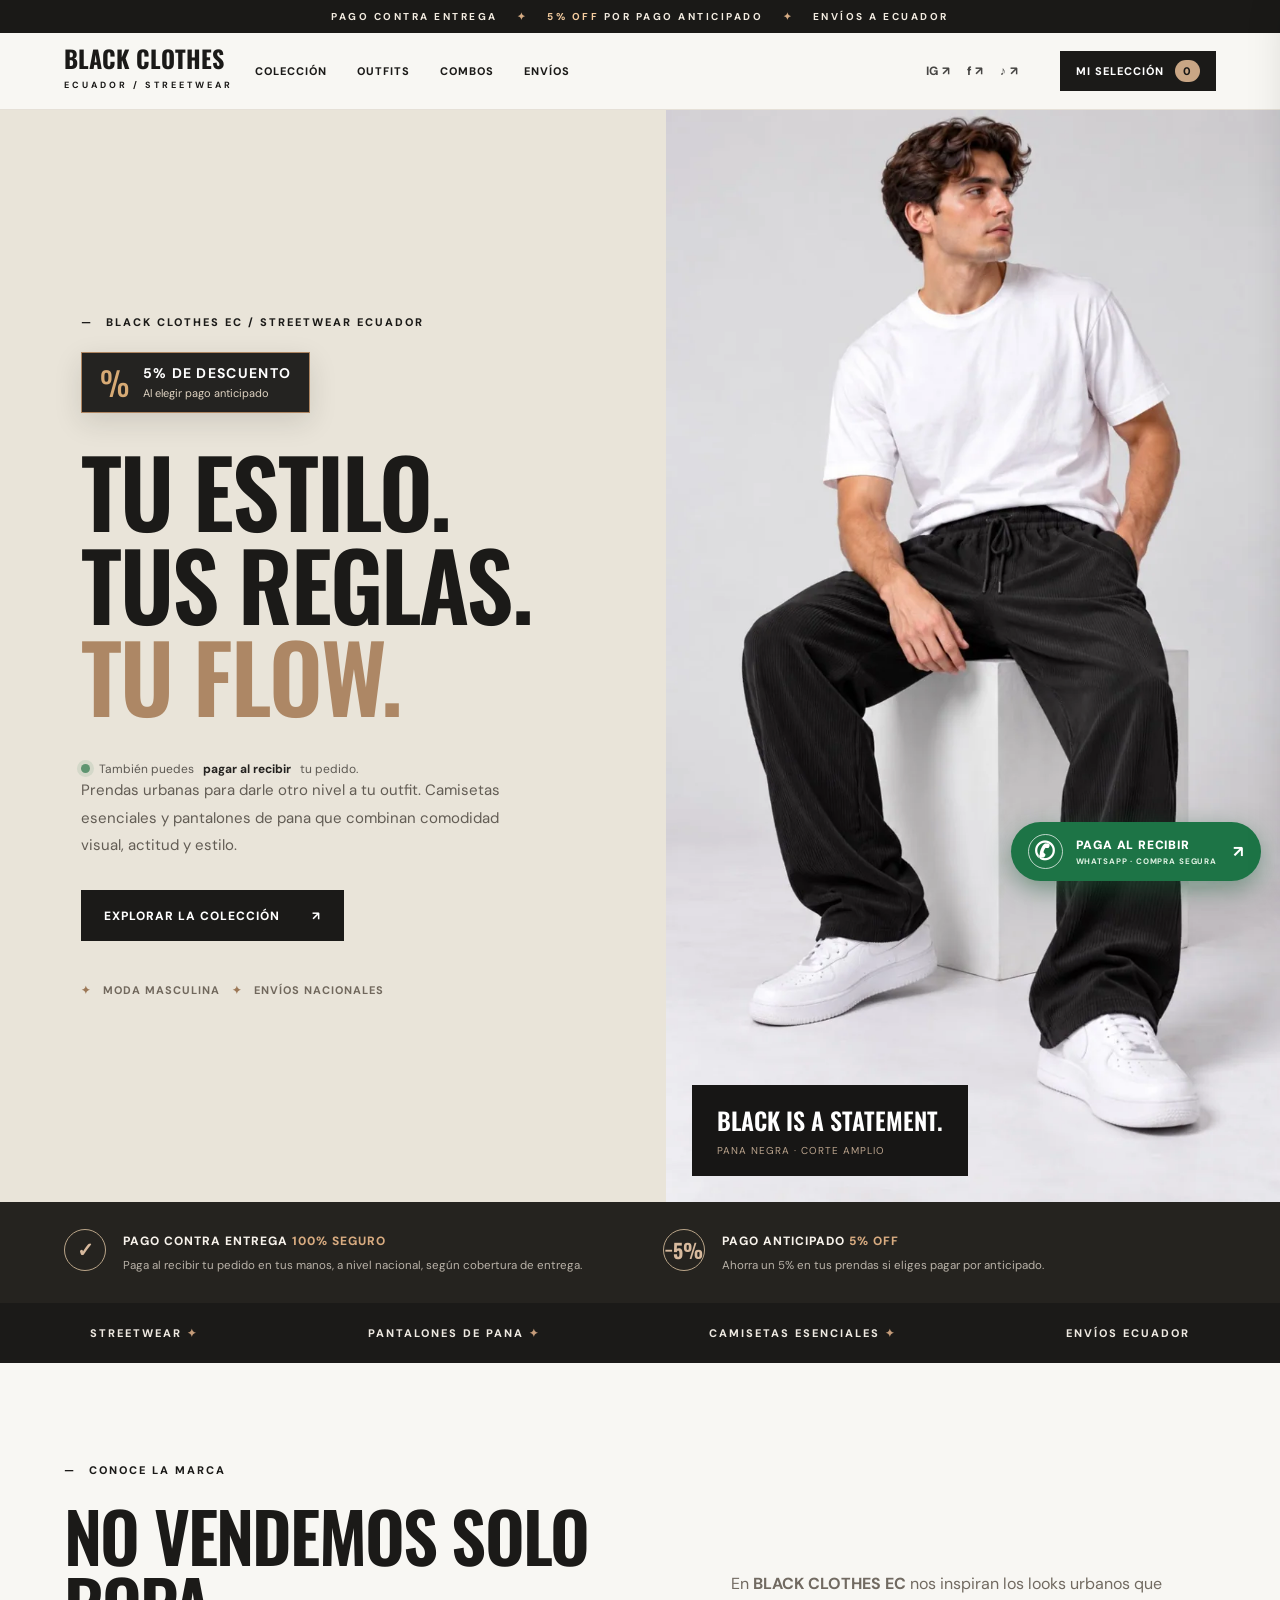
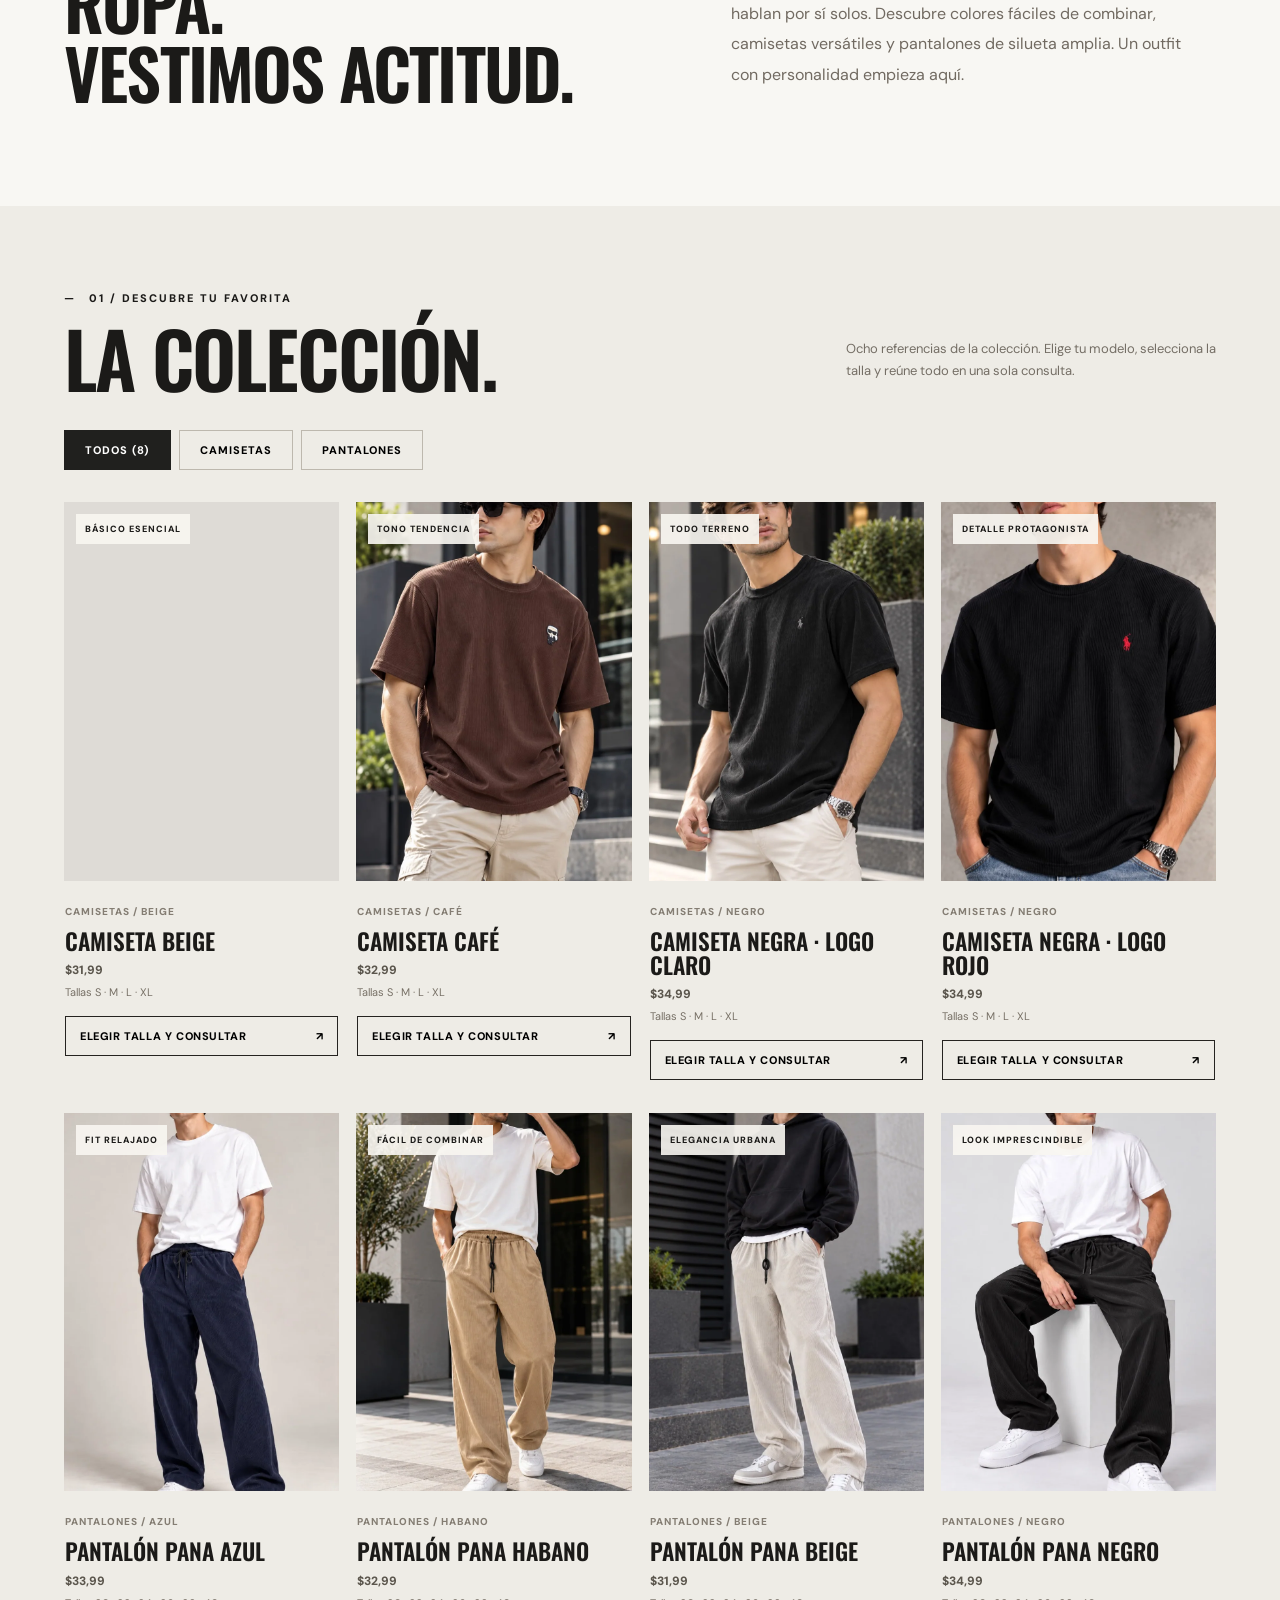
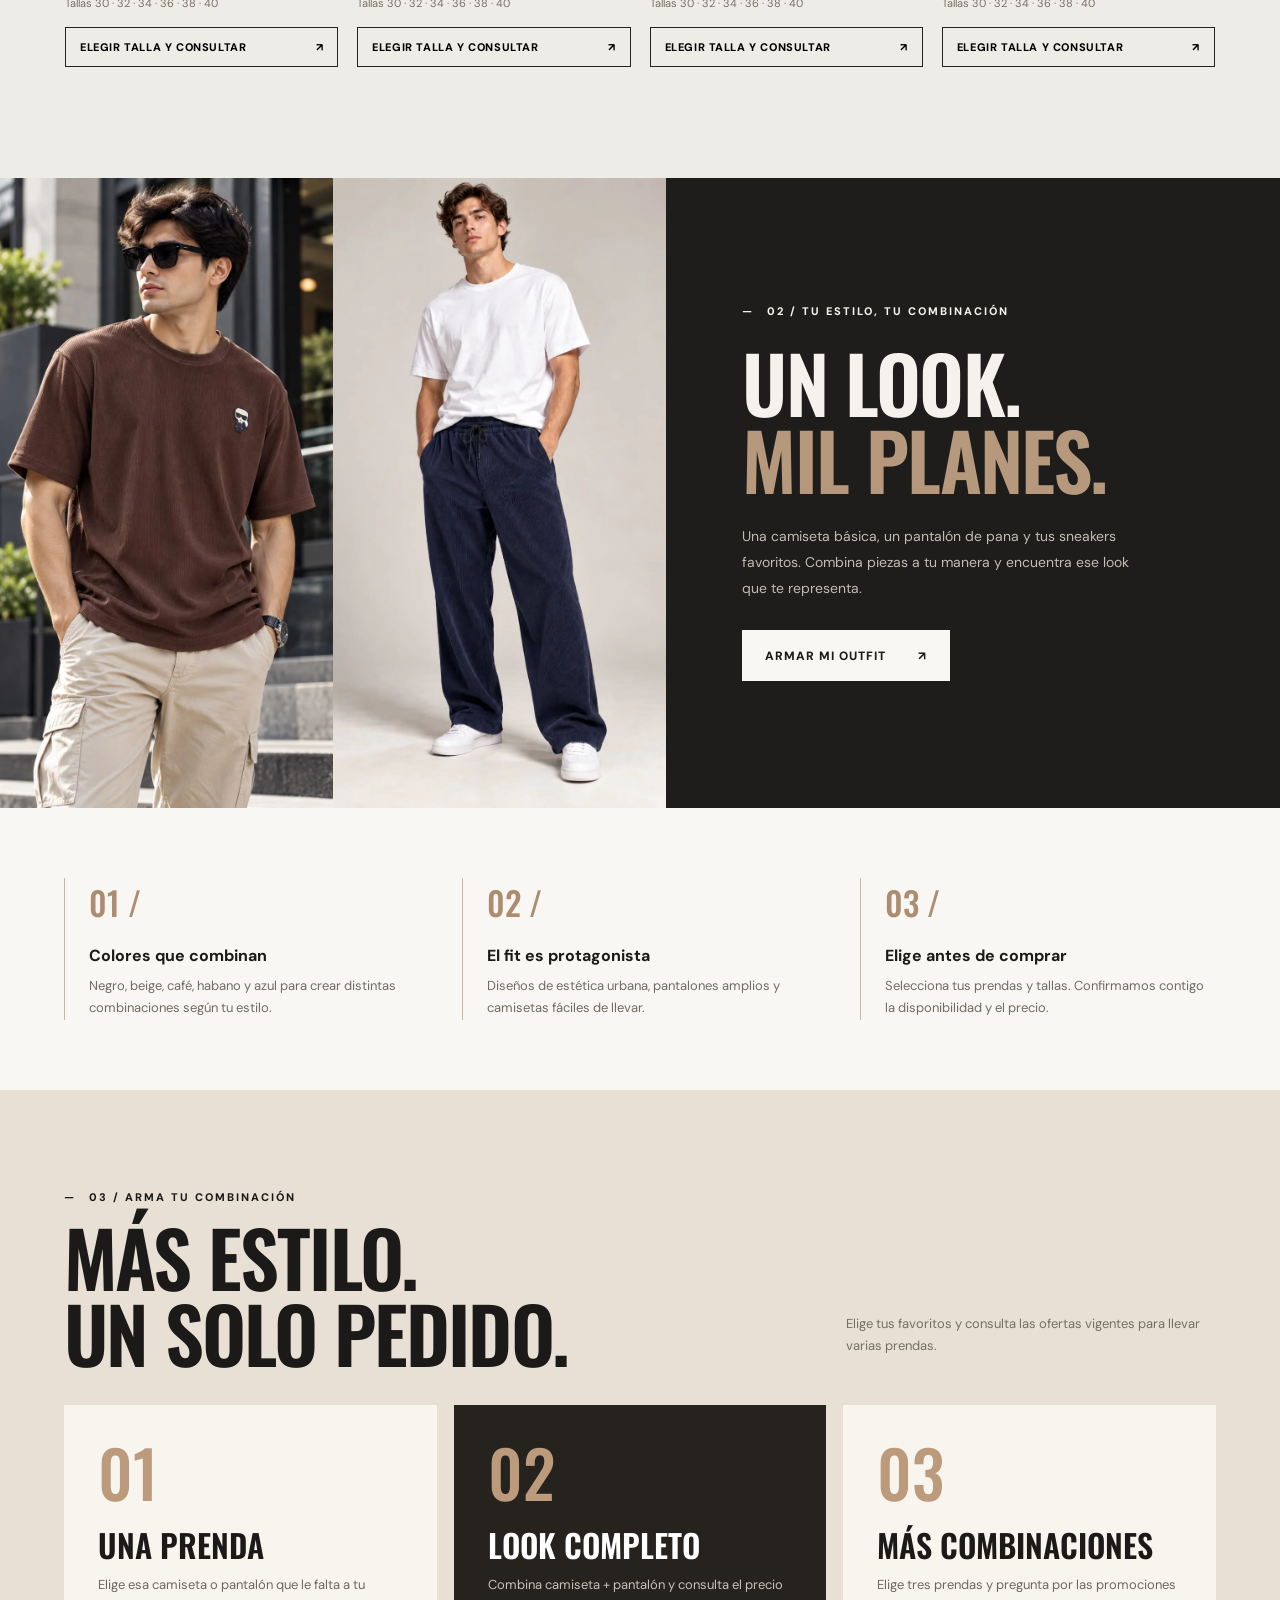
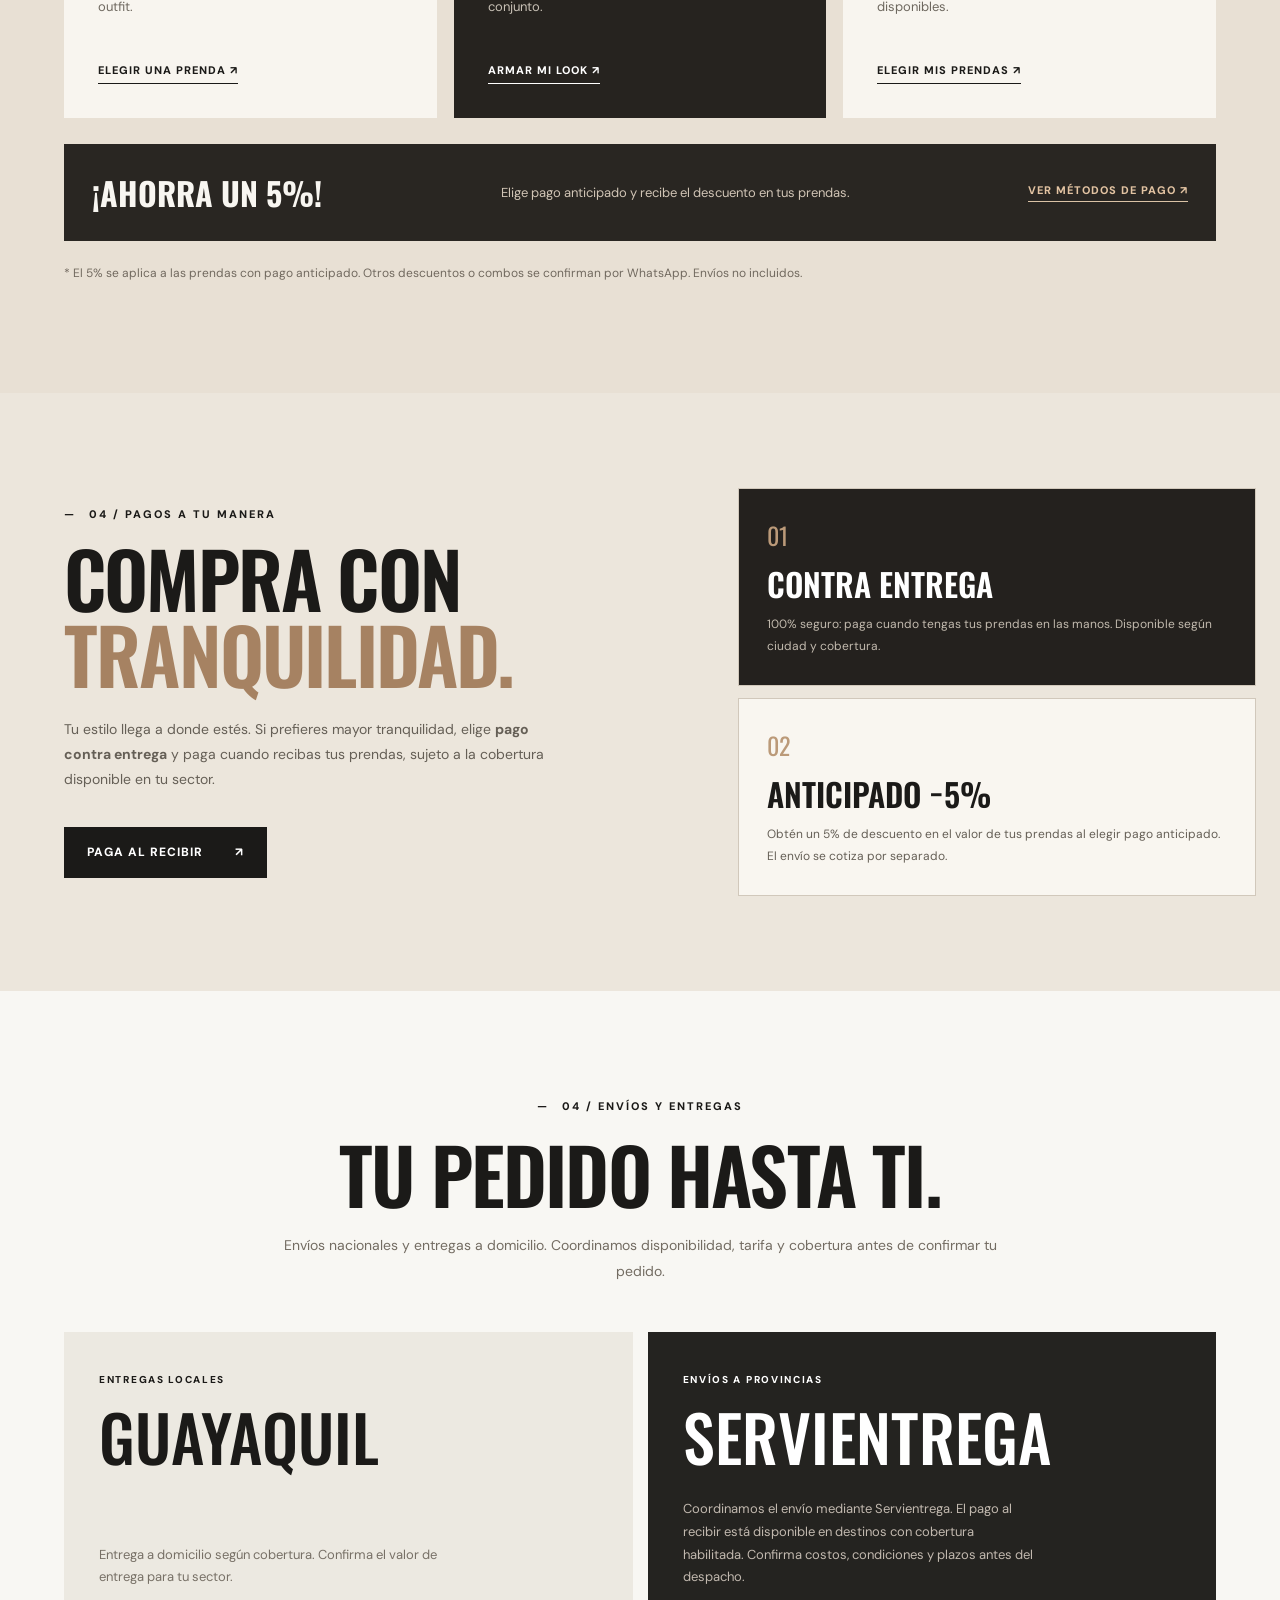
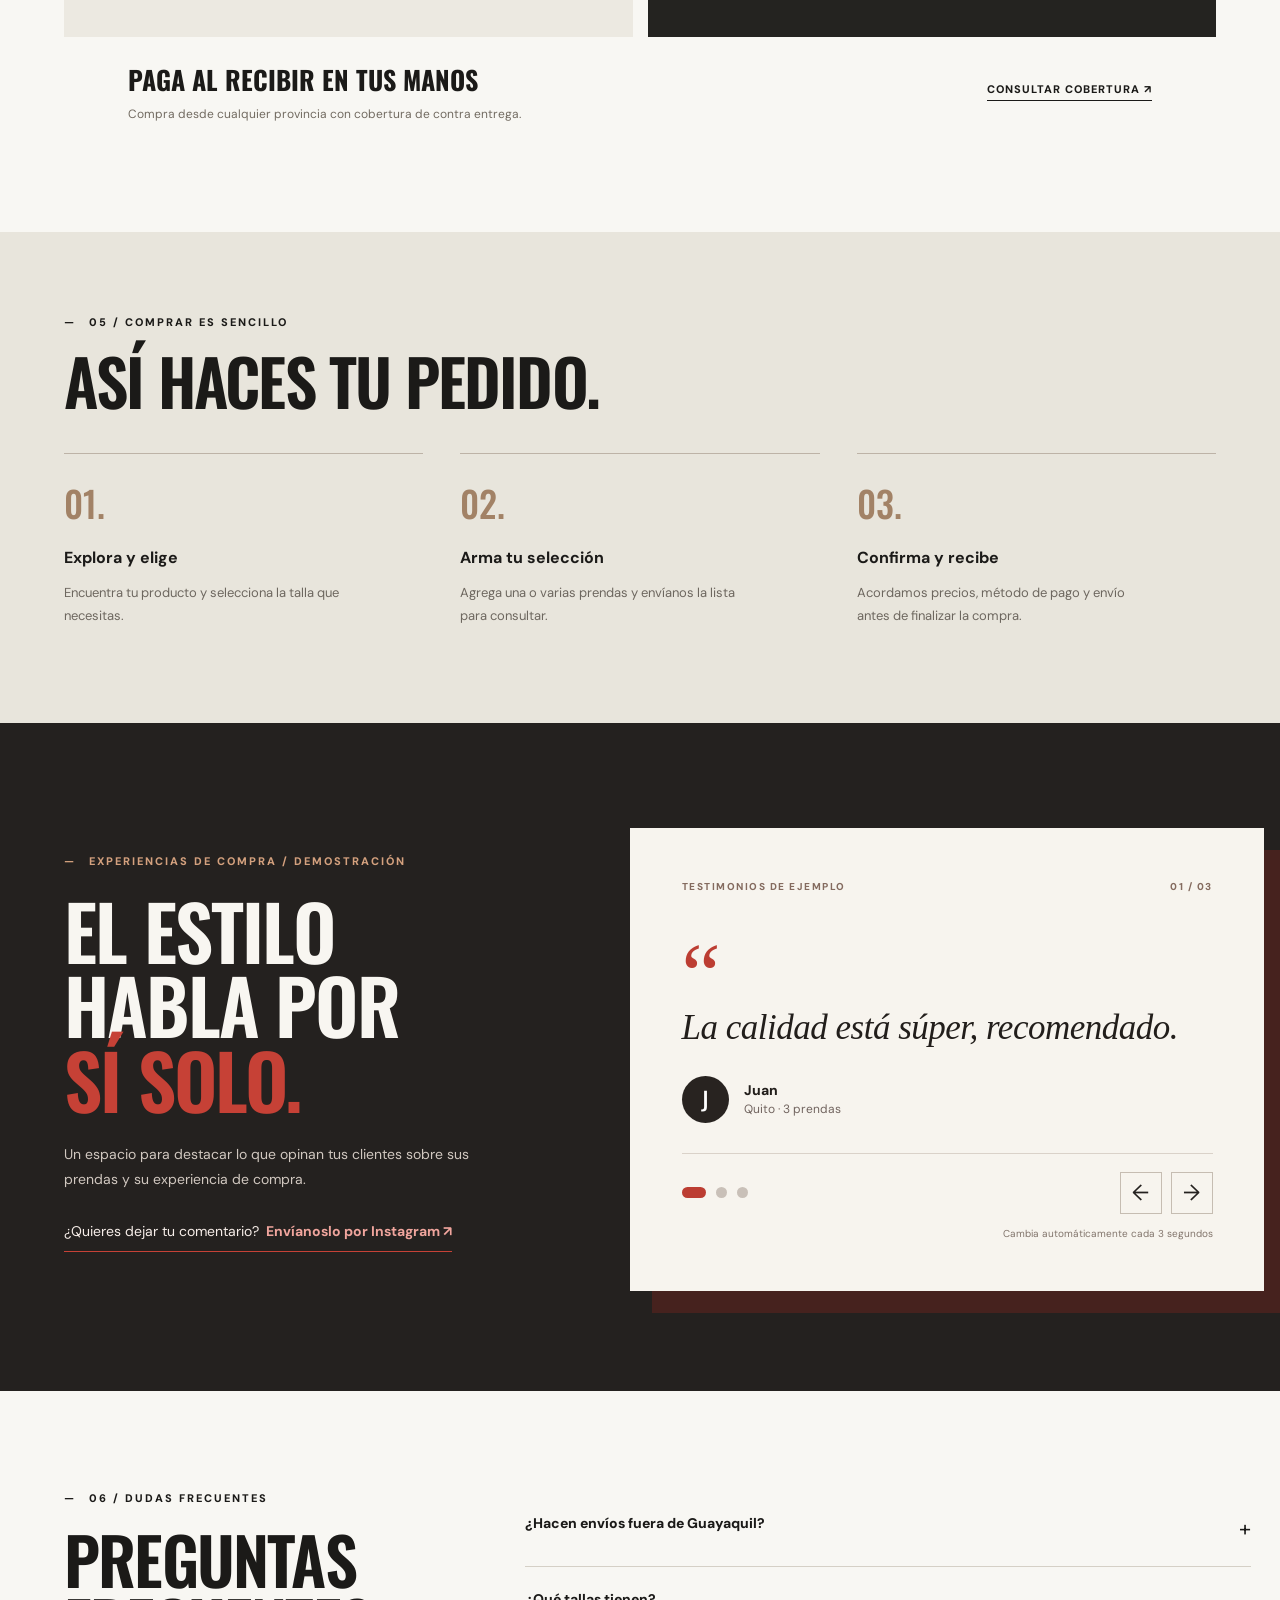
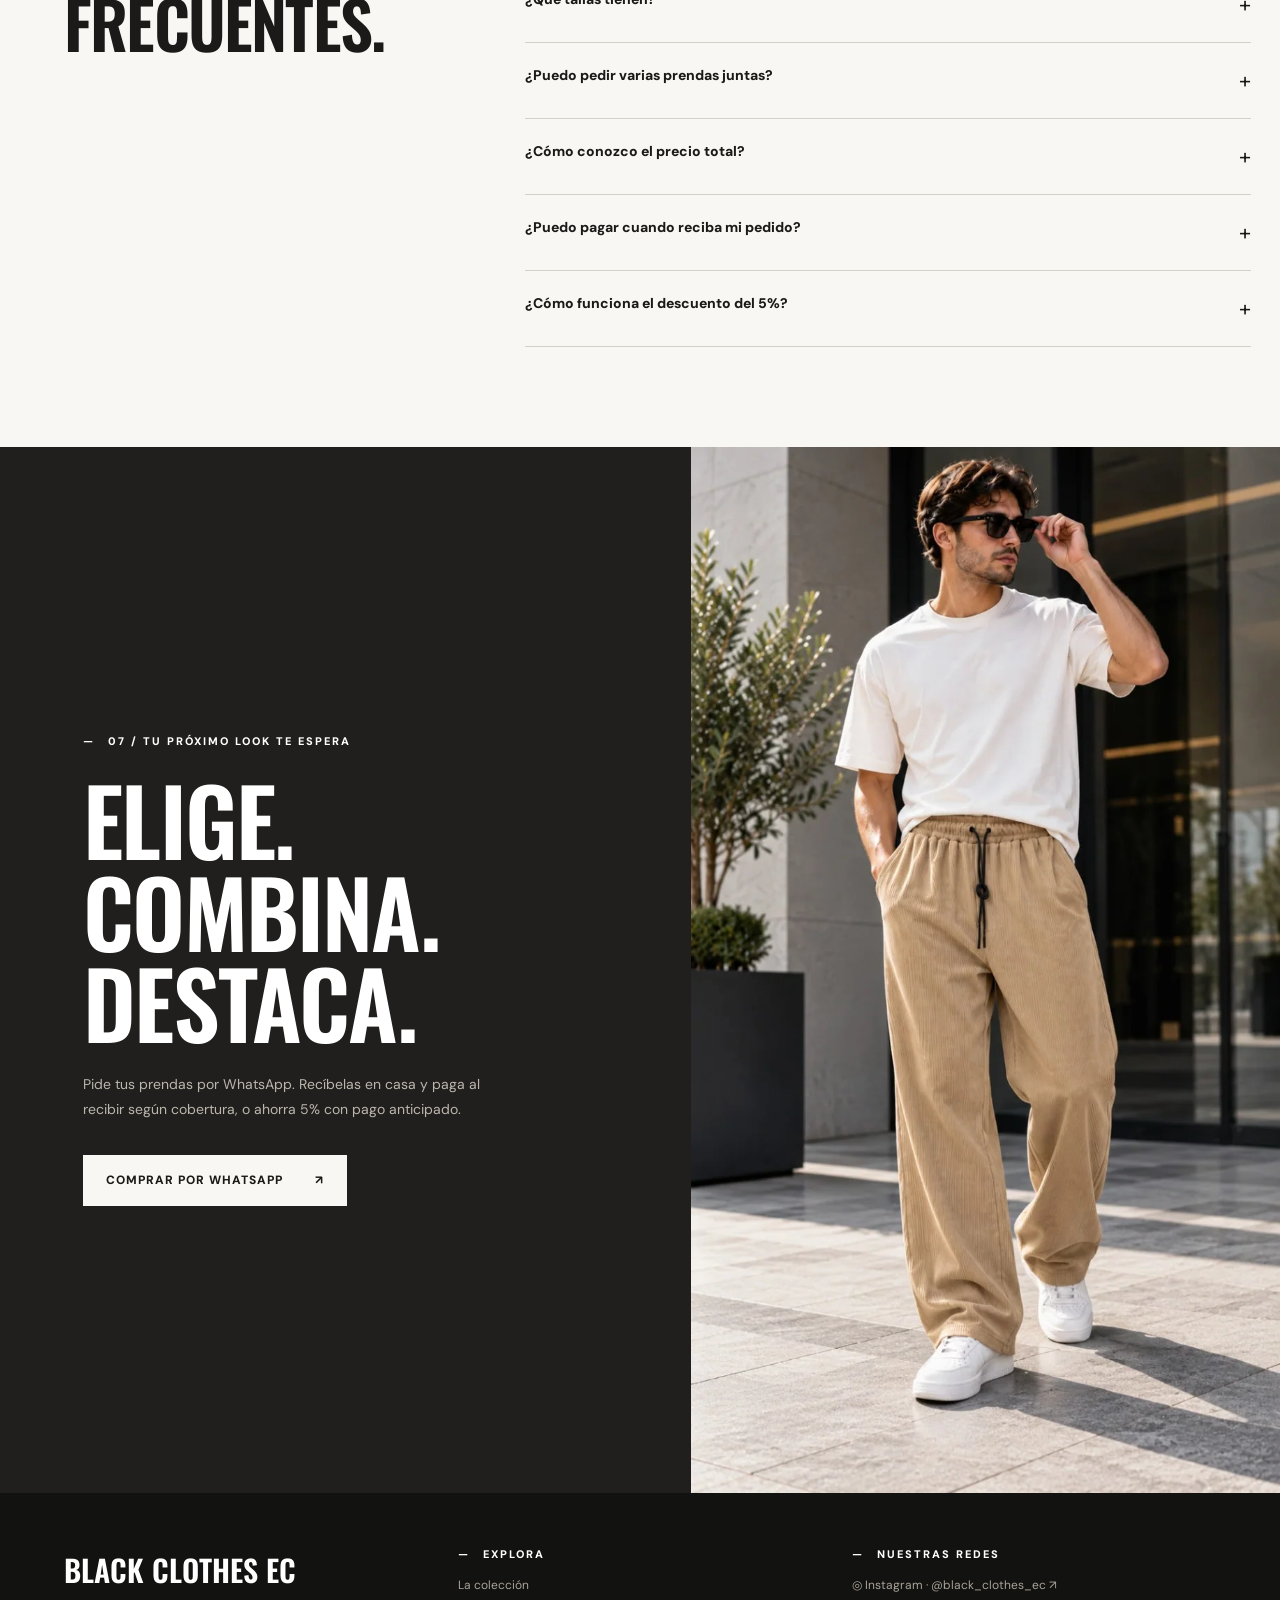
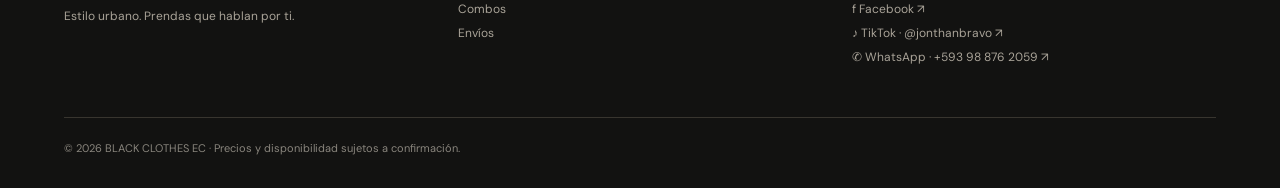
<file: index.html>
<!DOCTYPE html>

<html lang="es">
<head>
<meta charset="utf-8"/><meta content="width=device-width,initial-scale=1" name="viewport"/><meta content="#191817" name="theme-color"/>
<meta content="Black Clothes EC: camisetas y pantalones de pana de estilo urbano. Envíos a todo Ecuador." name="description"/>
<title>Black Clothes EC — Streetwear en Ecuador</title>
<link href="https://fonts.googleapis.com" rel="preconnect"/><link crossorigin="" href="https://fonts.gstatic.com" rel="preconnect"/>
<link href="https://fonts.googleapis.com/css2?family=DM+Sans:wght@400;500;600;700;800&amp;family=Oswald:wght@400;500;600;700&amp;display=swap" rel="stylesheet"/>
<style>
:root{--dark:#1b1a18;--sand:#e9e4d9;--paper:#f8f7f3;--muted:#736e65;--line:#d5d0c6;--accent:#ad8765}*{box-sizing:border-box}html{scroll-behavior:smooth;scroll-padding-top:86px}body{margin:0;font-family:'DM Sans',Arial,sans-serif;color:var(--dark);background:var(--paper)}a{text-decoration:none;color:inherit}button{cursor:pointer;font:inherit}button:disabled{opacity:.4;cursor:not-allowed}img{display:block;width:100%}.wrap{max-width:1450px;padding:0 clamp(20px,5vw,82px);margin:auto}.display{font-family:Oswald,Impact,sans-serif;font-weight:600;text-transform:uppercase;letter-spacing:-1.8px;line-height:.99;margin:0}.eyebrow{font-size:11px;letter-spacing:2px;text-transform:uppercase;font-weight:800}.eyebrow:before{content:'— ';margin-right:8px}.button{background:var(--dark);color:white;border:1px solid var(--dark);display:inline-flex;gap:32px;justify-content:space-between;align-items:center;padding:16px 22px;text-transform:uppercase;font-size:12px;letter-spacing:1px;font-weight:800;min-height:51px;transition:.2s}.button:hover{background:#5a4433}.button.light{background:var(--paper);border-color:var(--paper);color:var(--dark)}.button.light:hover{background:#d5c5b4}.button.outline{background:transparent;color:var(--dark)}.button.outline:hover{color:white;background:var(--dark)}.announce{background:#1a1917;color:#f2ebe0;text-align:center;padding:10px 20px;font-size:10px;letter-spacing:2.5px;font-weight:700}.announce span{color:#d5ab83;margin:0 15px}.nav-shell{position:sticky;top:0;z-index:25;background:#f8f7f3f2;border-bottom:1px solid #e5e0d7;backdrop-filter:blur(15px)}nav{height:76px;display:flex;justify-content:space-between;align-items:center;gap:22px}.brand{font:700 24px/.9 Oswald,sans-serif;text-transform:uppercase}.brand small{display:block;font:700 9px/2 'DM Sans',sans-serif;letter-spacing:3px;margin-top:6px}.navlinks{display:flex;gap:30px;text-transform:uppercase;font-size:11px;letter-spacing:1px;font-weight:800}.navlinks a:hover{text-decoration:underline}.cartbtn{background:var(--dark);border:0;color:white;font-size:11px;font-weight:800;letter-spacing:1px;padding:13px 16px;text-transform:uppercase}.bubble{background:#c9a685;color:#171615;padding:4px 8px;border-radius:20px;margin-left:7px}.hero{display:grid;grid-template-columns:52% 48%;background:var(--sand);min-height:730px}.hero-copy{padding:70px clamp(25px,6.3vw,103px);display:flex;flex-direction:column;justify-content:center;align-items:start}.hero h1{font-size:clamp(66px,7.3vw,118px);margin:28px 0 31px}.hero h1 em{font-style:normal;color:var(--accent)}.hero p{max-width:430px;font-size:15px;line-height:1.85;color:#625c54;margin:0 0 30px}.hero-note{font-size:11px;color:#71685d;letter-spacing:1px;margin-top:42px;font-weight:700}.hero-note span{color:#9c7857;margin-right:8px}.hero-img{position:relative;min-height:690px}.hero-img img{height:100%;object-fit:cover;object-position:50% 45%}.photo-label{position:absolute;bottom:26px;left:26px;background:#171615;color:white;padding:17px 25px}.photo-label b{font:600 24px Oswald;display:block;text-transform:uppercase}.photo-label small{font-size:10px;color:#bca58e;text-transform:uppercase;letter-spacing:1px}.ticker{background:var(--dark);color:#eee9e1;padding:23px 15px;display:flex;justify-content:space-around;gap:20px;flex-wrap:wrap;text-transform:uppercase;font-size:11px;letter-spacing:2px;font-weight:800}.ticker span{color:#c59c7a}.intro{display:grid;grid-template-columns:1.1fr .9fr;align-items:end;gap:75px;padding-top:100px;padding-bottom:100px}.intro h2{font-size:clamp(55px,5.4vw,83px);margin:24px 0 0}.intro p{font-size:16px;line-height:1.9;color:#716a61;max-width:460px}.catalog{background:#eeece6;padding:85px 0 105px}.top{display:flex;align-items:end;justify-content:space-between;gap:35px;margin-bottom:35px}.top h2{font-size:clamp(57px,6vw,95px);margin:14px 0 0}.top p{max-width:370px;line-height:1.7;color:#746e65;font-size:13px}.filters{display:flex;gap:8px;flex-wrap:wrap;margin-bottom:32px}.filter{background:transparent;border:1px solid #bdb8ae;padding:12px 20px;font-size:11px;font-weight:800;text-transform:uppercase;letter-spacing:1px}.filter.active{background:#20201e;color:white;border-color:#20201e}.product-grid{display:grid;grid-template-columns:repeat(4,minmax(0,1fr));gap:27px 17px}.product.hidden{display:none}.product-photo{position:relative;aspect-ratio:4/5.5;overflow:hidden;background:#dedbd6;cursor:pointer}.product-photo img{height:100%;object-fit:cover;transition:transform .35s}.product-photo:hover img{transform:scale(1.045)}.product-badge{position:absolute;top:12px;left:12px;font-size:9px;font-weight:800;text-transform:uppercase;letter-spacing:1px;background:#f9f7f1e8;padding:9px}.product-copy{padding:18px 1px 6px}.product-copy small{font-size:10px;letter-spacing:1px;color:#847d73;text-transform:uppercase;font-weight:800}.product-copy h3{font:600 23px/1.05 Oswald,sans-serif;text-transform:uppercase;margin:9px 0}.product-copy p{color:#777066;font-size:11px;margin:7px 0 17px}.product-copy .price{font-weight:800;color:#5b564d;font-size:12px}.quick{width:100%;text-align:left;display:flex;justify-content:space-between;padding:12px 14px;border:1px solid #252320;background:transparent;font-weight:800;font-size:11px;text-transform:uppercase;letter-spacing:.6px}.quick:hover{background:#252320;color:white}.editorial{display:grid;grid-template-columns:52% 48%;background:#1e1d1b;color:#f5f2ed}.editorial-images{display:grid;grid-template-columns:1fr 1fr;min-height:630px}.editorial-images img{height:100%;object-fit:cover}.editorial-copy{padding:80px clamp(30px,6vw,100px);display:flex;flex-direction:column;justify-content:center;align-items:start}.editorial h2{font-size:clamp(65px,6.1vw,98px);margin:26px 0}.editorial h2 i{font-style:normal;color:#b6997d}.editorial p{font-size:14px;line-height:1.85;color:#c1bcb4;max-width:390px;margin:0 0 28px}.value{padding-top:70px;padding-bottom:70px;display:grid;grid-template-columns:repeat(3,1fr);gap:42px}.value article{border-left:1px solid #c5b7a5;padding-left:24px}.value b{font:500 33px Oswald;color:#ad8d6f}.value h3{margin:18px 0 9px;font-size:16px}.value p{margin:0;font-size:13px;line-height:1.75;color:#716b63}.offers{background:#e8e0d4;padding:100px 0}.packs{display:grid;grid-template-columns:repeat(3,1fr);gap:17px}.pack{padding:34px;background:#f8f5ef;min-height:313px;display:flex;flex-direction:column;align-items:start}.pack.feature{background:#26231f;color:white}.pack strong{font:500 65px/1 Oswald;color:#bc9a7c}.pack h3{font:600 32px/1.05 Oswald;text-transform:uppercase;margin:24px 0 12px}.pack p{font-size:13px;line-height:1.7;color:#6e685f;margin:0 0 28px}.pack.feature p{color:#c8c1b6}.pack a{margin-top:auto;font-weight:800;font-size:11px;letter-spacing:1px;text-transform:uppercase;border-bottom:1px solid;padding-bottom:6px}.offer-foot{font-size:12px;color:#71695f;margin-top:24px}.shipping{padding-top:108px;padding-bottom:110px}.shipping-head{text-align:center;max-width:740px;margin:0 auto 47px}.shipping h2{font-size:clamp(60px,6vw,93px);margin:22px 0}.shipping-head p{font-size:14px;line-height:1.85;color:#736c62}.ships{display:grid;grid-template-columns:1fr 1fr;gap:15px}.ship{min-height:305px;background:#ece9e1;padding:35px;display:flex;flex-direction:column;justify-content:space-between}.ship.dark{background:#242320;color:white}.ship small{font-size:10px;text-transform:uppercase;letter-spacing:1.7px;font-weight:800}.ship h3{font:500 clamp(50px,5vw,73px)/1 Oswald;text-transform:uppercase;margin:16px 0}.ship p{font-size:13px;line-height:1.75;color:#777066;max-width:350px}.ship.dark p{color:#c2b9af}.steps{background:#e8e5dc;padding:83px 0}.steps h2{font-size:clamp(53px,5vw,80px);margin:20px 0 40px}.steps-grid{display:grid;grid-template-columns:repeat(3,1fr);gap:37px}.step{border-top:1px solid #bdb3a7;padding-top:22px}.step b{font:500 36px Oswald;color:#a28266}.step h3{margin:18px 0 9px;font-size:16px}.step p{font-size:13px;color:#6d675f;line-height:1.8;max-width:300px}.faq{padding-top:100px;padding-bottom:100px;display:grid;grid-template-columns:37% 63%;gap:35px}.faq h2{font-size:clamp(53px,5.1vw,79px);margin:22px 0}.faq details{border-bottom:1px solid var(--line)}.faq summary{cursor:pointer;padding:23px 0;display:flex;justify-content:space-between;gap:20px;font-size:14px;font-weight:800;list-style:none}.faq summary::-webkit-details-marker{display:none}.faq summary:after{content:'+';font-size:22px;font-weight:400}.faq details[open] summary:after{content:'−'}.faq details p{font-size:13px;color:#777066;line-height:1.8;margin:0 30px 25px 0}.final{display:grid;grid-template-columns:54% 46%;background:#201f1d;color:white}.final-copy{padding:98px clamp(30px,6.5vw,100px);display:flex;flex-direction:column;align-items:start;justify-content:center}.final h2{font-size:clamp(73px,7.2vw,120px);margin:25px 0}.final p{font-size:14px;line-height:1.8;color:#bcb6ad;max-width:420px;margin:0 0 32px}.final-img img{height:100%;min-height:650px;object-fit:cover}.foot{background:#121211;color:white;padding:54px 0 33px}.foot-grid{display:grid;grid-template-columns:1fr 1fr 1fr;gap:30px}.foot h3{font:600 30px Oswald;margin:0}.foot p{font-size:12px;color:#a9a398;line-height:2}.foot a:hover{text-decoration:underline}.foot .copyright{border-top:1px solid #38352f;margin-top:36px;padding-top:23px;color:#89857d;font-size:11px}.floating{position:fixed;right:19px;bottom:19px;z-index:21;border:0;border-radius:50px;background:#1b1a18;color:white;box-shadow:0 10px 30px #0005;padding:17px 20px;font-weight:800;font-size:11px;letter-spacing:1px}.overlay{position:fixed;inset:0;background:#0009;z-index:40;display:none}.overlay.open{display:block}.panel{position:fixed;right:0;top:0;height:100dvh;max-width:100%;width:500px;background:#faf9f5;z-index:41;transform:translateX(105%);transition:transform .25s;display:flex;flex-direction:column;box-shadow:-18px 0 40px #0002}.panel.open{transform:translateX(0)}.panel-head{display:flex;justify-content:space-between;align-items:center;padding:22px 25px;border-bottom:1px solid var(--line)}.panel-head h2{font:600 31px Oswald;text-transform:uppercase;margin:0}.closebtn{background:transparent;border:0;font-size:28px;padding:2px 9px}.cart-content{padding:20px 25px;overflow:auto;flex:1}.cart-item{display:grid;grid-template-columns:83px 1fr auto;gap:15px;padding:16px 0;border-bottom:1px solid #ddd8ce}.cart-item img{height:116px;object-fit:cover}.cart-item h3{font:500 20px Oswald;text-transform:uppercase;margin:0}.cart-item p{font-size:12px;line-height:1.6;color:#706a61;margin:6px 0}.cart-item button{border:0;background:transparent;color:#665f55;text-decoration:underline;font-size:11px}.qty{display:flex;align-items:center;gap:14px;border:1px solid #d0cbc1;width:max-content;padding:6px;margin-top:11px}.qty button{font-size:16px;text-decoration:none}.qty span{font-size:12px}.cart-bottom{padding:22px 25px;border-top:1px solid var(--line)}.cart-bottom .button{width:100%}.cart-bottom p{color:#736b60;font-size:11px;line-height:1.6}.empty{text-align:center;padding:80px 10px;color:#817a70;font-size:14px;line-height:1.8}.product-modal{position:fixed;left:50%;top:50%;transform:translate(-50%,-50%);z-index:42;width:min(900px,calc(100% - 30px));max-height:92dvh;background:#faf9f5;display:none;grid-template-columns:50% 50%;overflow:auto}.product-modal.open{display:grid}.product-modal .media{background:#e9e6df;padding:15px}.product-modal .mainpic{height:525px;object-fit:cover}.thumbs{display:flex;gap:8px;margin-top:8px}.thumbs button{padding:0;border:2px solid transparent;width:52px;height:65px;background:transparent}.thumbs button.active{border-color:#222}.thumbs img{height:100%;object-fit:cover}.modal-info{padding:58px 34px 35px;position:relative}.modal-info .closebtn{position:absolute;right:15px;top:12px}.modal-info h2{font:600 45px/1.05 Oswald;text-transform:uppercase;margin:17px 0}.modal-info p{line-height:1.75;color:#6f685e;font-size:13px}.size-label{font-size:11px;text-transform:uppercase;letter-spacing:1px;font-weight:800;margin-top:26px}.sizes{display:flex;gap:7px;flex-wrap:wrap;margin:14px 0 25px}.sizes button{width:47px;height:43px;border:1px solid #c4bfb4;background:transparent;font-weight:800;font-size:12px}.sizes button.selected{background:#252320;color:white;border-color:#252320}.modal-info .button{width:100%}.modal-info small{font-size:11px;color:#8b8276;display:block;margin-top:15px;line-height:1.6}.messagebox{position:fixed;left:50%;top:50%;transform:translate(-50%,-50%);z-index:44;background:#faf9f5;width:min(520px,calc(100% - 30px));padding:34px;display:none}.messagebox.open{display:block}.messagebox .closebtn{position:absolute;right:12px;top:9px}.messagebox h2{font:600 33px Oswald;text-transform:uppercase}.messagebox p{font-size:13px;line-height:1.6;color:#766f64}.messagebox textarea{width:100%;height:185px;border:1px solid #ccc4b7;padding:13px;resize:vertical}.messagebox .button{margin:13px 8px 0 0}.toast{position:fixed;z-index:100;bottom:25px;left:50%;transform:translateX(-50%);background:#252320;color:#fff;padding:15px 25px;display:none;font-size:12px;max-width:95vw;text-align:center}.toast.show{display:block}@media(max-width:1100px){.product-grid{grid-template-columns:repeat(2,1fr)}.hero h1{font-size:75px}}@media(max-width:800px){nav{height:68px}.navlinks{display:none}.hero{grid-template-columns:1fr}.hero-img{order:-1;min-height:450px;height:520px}.hero-copy{padding:63px 25px}.hero h1{font-size:clamp(70px,11vw,92px)}.intro{grid-template-columns:1fr;padding-top:75px;padding-bottom:80px;gap:16px}.top{display:block}.top p{max-width:none}.editorial{grid-template-columns:1fr}.editorial-images{min-height:460px;height:500px}.editorial-copy{padding:75px 25px}.value{grid-template-columns:1fr;gap:35px}.packs{grid-template-columns:1fr}.pack{min-height:270px}.ships{grid-template-columns:1fr}.steps-grid{grid-template-columns:1fr}.faq{grid-template-columns:1fr;gap:10px}.final{grid-template-columns:1fr}.final-copy{padding:80px 25px}.final-img img{min-height:470px;height:470px}.foot-grid{grid-template-columns:1fr 1fr}.product-modal{grid-template-columns:1fr;max-width:550px}.product-modal .mainpic{height:390px}.modal-info{padding:30px 22px}.modal-info .closebtn{position:fixed;background:#f8f5f0;top:15px;right:15px}}@media(max-width:520px){.hero-img{height:420px;min-height:420px}.hero h1{font-size:68px}.hero .button{width:100%}.ticker{gap:12px;font-size:9px}.intro h2,.top h2{font-size:61px}.product-grid{gap:22px 10px}.product-copy h3{font-size:19px}.product-copy small{font-size:9px}.product-badge{font-size:8px}.product-photo{aspect-ratio:4/6}.quick{font-size:9px;padding:11px 7px}.editorial-images{min-height:350px;height:350px}.offers,.shipping{padding-top:78px;padding-bottom:78px}.pack{padding:26px}.foot-grid{grid-template-columns:1fr}.floating{right:9px;bottom:9px}.product-modal .mainpic{height:340px}.thumbs button{width:44px;height:52px}}@media(prefers-reduced-motion:reduce){html{scroll-behavior:auto}*{transition:none!important}}
@media(max-width:520px){.ship{min-width:0;padding:26px}.ship h3{font-size:clamp(35px,9vw,56px);overflow-wrap:anywhere}.ship p{max-width:100%}.final h2{font-size:clamp(54px,13vw,70px)}.final-copy{min-width:0}.final{min-width:0;overflow:hidden}.foot{overflow:hidden}}
@media(max-width:520px){.hero h1{font-size:clamp(49px,12.8vw,59px);letter-spacing:-2px}.brand{font-size:20px;white-space:nowrap}.cartbtn{padding:12px 10px;font-size:10px}.hero-copy{padding:54px 25px}.hero-note{line-height:1.8}}

/* Versión 2 — pago anticipado / contra entrega, animaciones por JSON */
.announce b{color:#f5cda0}.social-nav{display:flex;gap:16px;align-items:center;margin-left:auto;margin-right:20px}.social-nav a{font-size:12px;font-weight:800;letter-spacing:.4px;opacity:.8}.social-nav a:hover{opacity:1;color:#926947}
.early-offer{display:flex;align-items:center;gap:14px;width:max-content;max-width:100%;padding:12px 18px;margin:23px 0 3px;background:#242321;color:#fff;border:1px solid #ae8561;box-shadow:0 9px 28px #29231e22;}
.early-offer-symbol{font-family:Oswald,sans-serif;font-size:33px;color:#d7aa75;line-height:1}
.early-offer strong{display:block;font-size:14px;letter-spacing:1.3px;line-height:1.25}.early-offer small{display:block;font-size:11px;color:#ded2c1;margin-top:4px}
.hero-payment-note{display:flex;align-items:center;gap:9px;margin-top:8px;color:#5d5953;font-size:12px}.hero-payment-note strong{color:#23211f}.secure-dot{width:9px;height:9px;display:inline-block;border-radius:50%;background:#5e9470;box-shadow:0 0 0 4px #5e947027;flex:none}
.payment-strip{background:#25231f;color:#f7f2eb;padding:27px 0}.pay-strip-inner{display:grid;grid-template-columns:1fr 1fr;gap:45px}.pay-strip-item{display:flex;align-items:flex-start;gap:17px}.pay-strip-icon{width:42px;height:42px;display:grid;place-items:center;border:1px solid #b9a488;border-radius:50%;color:#d8ba9e;font-weight:800;flex:none;font-size:20px}.pay-strip-icon.saving{font-family:Oswald,sans-serif;font-size:20px}.pay-strip-item strong{font-weight:800;font-size:12px;letter-spacing:1px}.pay-strip-item strong span{color:#d8ab80}.pay-strip-item p{margin:7px 0 0;color:#b9b2a8;font-size:11.5px;line-height:1.65}
.payment-feature{background:#ece6dc;padding:95px 0}.payment-feature-grid{display:grid;grid-template-columns:55% 45%;gap:40px;align-items:center}.payment-feature .display{font-size:clamp(54px,6vw,93px);margin:18px 0 26px}.payment-feature .display em{font-style:normal;color:#a68262}.payment-feature p{font-size:14px;line-height:1.8;color:#655f56;max-width:490px}.whatsapp-inline{margin-top:20px}.payment-feature-cards{display:grid;gap:12px}.payment-feature-cards article{background:#f9f6f0;border:1px solid #d1c8bb;padding:28px}.payment-feature-cards article:first-child{background:#24211e;color:white}.payment-feature-cards article:first-child p{color:#c2baae}.payment-feature-cards span{font-family:Oswald,sans-serif;font-size:24px;color:#bb9a79}.payment-feature-cards h3{font-family:Oswald,sans-serif;font-size:32px;font-weight:600;margin:7px 0}.payment-feature-cards p{font-size:12px;margin:0}.payment-offer-banner{background:#292622;color:#f8f6f1;margin-top:26px;padding:25px 28px;display:flex;justify-content:space-between;align-items:center;gap:20px;flex-wrap:wrap}.payment-offer-banner strong{font-family:Oswald,sans-serif;font-size:32px}.payment-offer-banner span{font-size:13px;color:#d1c5b6}.payment-offer-banner a{font-size:11px;letter-spacing:1px;border-bottom:1px solid #dac2a6;padding-bottom:4px;text-transform:uppercase;color:#e2c3a2;font-weight:800}
.ship-trust{padding-top:23px;display:flex;justify-content:space-between;align-items:center;gap:25px}.ship-trust div{display:flex;flex-direction:column;gap:7px}.ship-trust strong{font-family:Oswald,sans-serif;font-size:26px}.ship-trust span{font-size:12px;color:#726b61}.ship-trust a{font-weight:800;font-size:11px;letter-spacing:1px;text-transform:uppercase;border-bottom:1px solid;padding-bottom:4px;white-space:nowrap}
.floating-wa{display:flex;gap:13px;align-items:center;padding:12px 17px;color:#fff;text-decoration:none;background:#1d7446;box-shadow:0 8px 26px #1b5c3980;animation:waBreath 3.4s ease-in-out infinite;transition:background .2s, transform .2s}.floating-wa:hover{background:#16613a;transform:translateY(-3px)}.wa-glyph{font-size:25px;line-height:1;display:grid;place-items:center;border:1.5px solid #ffffffb4;border-radius:50%;height:35px;width:35px;flex:none}.floating-copy{display:flex;flex-direction:column;align-items:start;gap:3px;text-align:left}.floating-copy strong{font-weight:900;font-size:12px;letter-spacing:.8px;white-space:nowrap}.floating-copy small{font-size:8px;color:#ddf0e1;letter-spacing:.85px;white-space:nowrap}.wa-arrow{font-size:16px;margin-left:3px}
.product-whatsapp{display:none;position:fixed;z-index:60;bottom:20px;right:20px;align-items:center;gap:13px;border:1px solid #d5efdd;border-radius:50px;background:#13824c;color:#fff;padding:13px 17px;box-shadow:0 8px 25px #11553377;text-align:left;font-size:10px;letter-spacing:1px;font-weight:600;line-height:1.25}.product-whatsapp strong{font-size:13px;font-weight:900}.product-whatsapp.open{display:flex;animation:waPop .7s cubic-bezier(.2,.7,.1,1) both,waBreath 1.8s ease-in-out .7s 3}.product-whatsapp:hover{background:#0d673c}.product-whatsapp .wa-glyph{height:37px;width:37px}
body.modal-open .floating-wa{opacity:0;pointer-events:none}.payment-choice{border:1px solid #d7cbbb;margin:0 0 17px;padding:14px}.payment-choice legend{font-size:11px;letter-spacing:1px;font-weight:800;text-transform:uppercase;padding:0 6px}.choice{display:flex;align-items:center;gap:9px;padding:10px 8px;cursor:pointer}.choice+ .choice{border-top:1px solid #e3ded4}.choice input{accent-color:#2a6c4c;width:18px;height:18px;margin:0}.choice span{display:flex;flex-direction:column;gap:3px}.choice strong{font-size:12px}.choice small{font-size:11px;color:#777168}
body.motion-enabled [data-reveal]:not(.is-visible){opacity:0;transform:translate3d(0,var(--reveal-distance,24px),0)}
[data-reveal]{transition:opacity var(--reveal-duration,620ms) ease,transform var(--reveal-duration,620ms) cubic-bezier(.23,.85,.2,1);transition-delay:var(--stagger,0ms)}[data-reveal].is-visible{opacity:1;transform:translate3d(0,0,0)}
.product-photo img{transition:transform .35s ease}.product-photo:hover img{transform:scale(1.045)}.button{transition:transform .22s ease,background .22s ease}.button:hover{transform:translateY(-2px)}
@keyframes waBreath{0%,100%{box-shadow:0 6px 24px #146c4580}50%{box-shadow:0 8px 30px #146c45bb,0 0 0 9px #146c451d}}@keyframes waPop{0%{opacity:0;transform:translateY(32px) scale(.73)}70%{opacity:1;transform:translateY(-4px) scale(1.04)}100%{opacity:1;transform:translateY(0) scale(1)}}
@media(max-width:1000px){.social-nav{gap:9px;margin-right:5px}.payment-feature-grid{grid-template-columns:1fr}.payment-feature-cards{grid-template-columns:1fr 1fr}}
@media(max-width:800px){.social-nav{gap:10px}.pay-strip-inner{grid-template-columns:1fr;gap:20px}.payment-feature{padding:70px 0}.payment-feature-cards{grid-template-columns:1fr}.ship-trust{align-items:start;flex-direction:column}}
@media(max-width:520px){.announce{font-size:9px;letter-spacing:.6px}.social-nav{display:none}.early-offer{margin-top:24px}.payment-strip{padding:24px 0}.pay-strip-item strong{font-size:11px}.payment-feature .display{font-size:59px}.payment-offer-banner{padding:22px}.payment-offer-banner strong{font-size:27px}.floating-wa{padding:11px 12px;gap:8px;right:10px;bottom:10px}.floating-copy strong{font-size:10px}.floating-copy small{font-size:7px}.floating-wa .wa-glyph{width:29px;height:29px;font-size:19px}.floating-wa .wa-arrow{display:none}.product-whatsapp{right:10px;bottom:10px;padding:10px 12px;gap:9px}}
@media(prefers-reduced-motion:reduce){.floating-wa,.product-whatsapp.open{animation:none!important}[data-reveal]{transition:none!important}body.motion-enabled [data-reveal]:not(.is-visible){opacity:1;transform:none}}

@media(max-width:520px){.payment-feature .display{font-size:clamp(37px,10vw,49px);letter-spacing:-1.8px;overflow-wrap:anywhere}}
</style>
<script src="./config.js?v=20261013-precios-corregidos"></script>
<link as="image" fetchpriority="high" href="pan-negro-1.webp" rel="preload"/>
<link as="image" href="cam-beige-1.webp" rel="preload"/>
<link as="image" href="cam-cafe-1.webp" rel="preload"/><link rel="stylesheet" href="./resenas.css"/></head>
<body>
<div class="announce">PAGO CONTRA ENTREGA <span>✦</span> <b>5% OFF</b> POR PAGO ANTICIPADO <span>✦</span> ENVÍOS A ECUADOR</div>
<div class="nav-shell"><nav aria-label="Menú principal" class="wrap"><a class="brand" href="#inicio">BLACK CLOTHES<small>ECUADOR / STREETWEAR</small></a><div class="navlinks"><a href="#coleccion">Colección</a><a href="#outfits">Outfits</a><a href="#combos">Combos</a><a href="#envios">Envíos</a></div><div aria-label="Redes sociales" class="social-nav"><a aria-label="Instagram de Black Clothes EC" href="https://www.instagram.com/black_clothes_ec/" rel="noopener" target="_blank">IG ↗</a><a aria-label="Facebook de Black Clothes EC" href="https://www.facebook.com/719687647905308" rel="noopener" target="_blank">f ↗</a><a aria-label="TikTok de cuenta conectada" href="https://www.tiktok.com/@jonthanbravo" rel="noopener" target="_blank">♪ ↗</a></div><button class="cartbtn" data-open-cart="">MI SELECCIÓN <span class="bubble" data-count="">0</span></button></nav></div>
<main id="inicio">
<section class="hero"><div class="hero-copy"><div class="eyebrow">Black Clothes EC / Streetwear Ecuador</div><div class="early-offer" data-reveal=""><span class="early-offer-symbol">%</span><div><strong>5% DE DESCUENTO</strong><small>Al elegir pago anticipado</small></div></div><h1 class="display">TU ESTILO.<br/>TUS REGLAS.<br/><em>TU FLOW.</em></h1><div class="hero-payment-note"><span class="secure-dot"></span> También puedes <strong>pagar al recibir</strong> tu pedido.</div><p>Prendas urbanas para darle otro nivel a tu outfit. Camisetas esenciales y pantalones de pana que combinan comodidad visual, actitud y estilo.</p><a class="button" href="#coleccion">Explorar la colección <span>↗</span></a><div class="hero-note"><span>✦</span> MODA MASCULINA   <span>✦</span> ENVÍOS NACIONALES</div></div><div class="hero-img"><img alt="Pantalón negro de pana, estilo urbano Black Clothes EC" decoding="async" fetchpriority="high" loading="eager" src="pan-negro-1.webp"/><div class="photo-label"><b>BLACK IS A STATEMENT.</b><small>Pana negra · corte amplio</small></div></div></section><section aria-label="Opciones de pago" class="payment-strip">
<div class="wrap pay-strip-inner">
<div class="pay-strip-item"><div class="pay-strip-icon">✓</div><div><strong>PAGO CONTRA ENTREGA <span>100% SEGURO</span></strong><p>Paga al recibir tu pedido en tus manos, a nivel nacional, según cobertura de entrega.</p></div></div>
<div class="pay-strip-item"><div class="pay-strip-icon saving">−5%</div><div><strong>PAGO ANTICIPADO <span>5% OFF</span></strong><p>Ahorra un 5% en tus prendas si eliges pagar por anticipado.</p></div></div>
</div>
</section>
<div class="ticker"><div>STREETWEAR <span>✦</span></div><div>PANTALONES DE PANA <span>✦</span></div><div>CAMISETAS ESENCIALES <span>✦</span></div><div>ENVÍOS ECUADOR</div></div>
<section class="wrap intro" data-reveal=""><div><div class="eyebrow">Conoce la marca</div><h2 class="display">NO VENDEMOS SOLO ROPA.<br/>VESTIMOS ACTITUD.</h2></div><p>En <strong>BLACK CLOTHES EC</strong> nos inspiran los looks urbanos que hablan por sí solos. Descubre colores fáciles de combinar, camisetas versátiles y pantalones de silueta amplia. Un outfit con personalidad empieza aquí.</p></section>
<section class="catalog" id="coleccion"><div class="wrap"><div class="top" data-reveal=""><div><div class="eyebrow">01 / Descubre tu favorita</div><h2 class="display">LA COLECCIÓN.</h2></div><p>Ocho referencias de la colección. Elige tu modelo, selecciona la talla y reúne todo en una sola consulta.</p></div><div aria-label="Filtrar productos" class="filters" role="group"><button class="filter active" data-filter="Todos">Todos (8)</button><button class="filter" data-filter="Camisetas">Camisetas</button><button class="filter" data-filter="Pantalones">Pantalones</button></div><div class="product-grid" id="productGrid"><article class="product" data-cat="Camisetas"><div class="product-photo"><img src="cam-beige-1.webp" loading="eager" decoding="async" alt="Camiseta Beige"><span class="product-badge">Básico esencial</span></div><div class="product-copy"><small>Camisetas / Beige</small><h3>Camiseta Beige</h3><div class="price">$31.99</div><p>Tallas S · M · L · XL</p><a class="quick" href="https://wa.me/593988762059?text=Hola%2C%20BLACK%20CLOTHES%20EC.%20Quiero%20comprar%20Camiseta%20Beige%2C%20precio%20%2431.99.%20%C2%BFHay%20disponibilidad%20en%20mi%20talla%20y%20cu%C3%A1nto%20cuesta%20el%20env%C3%ADo%3F" target="_blank" rel="noopener">Consultar por WhatsApp <span>↗</span></a></div></article><article class="product" data-cat="Camisetas"><div class="product-photo"><img src="cam-cafe-1.webp" loading="eager" decoding="async" alt="Camiseta Café"><span class="product-badge">Tono tendencia</span></div><div class="product-copy"><small>Camisetas / Café</small><h3>Camiseta Café</h3><div class="price">$32.99</div><p>Tallas S · M · L · XL</p><a class="quick" href="https://wa.me/593988762059?text=Hola%2C%20BLACK%20CLOTHES%20EC.%20Quiero%20comprar%20Camiseta%20Caf%C3%A9%2C%20precio%20%2432.99.%20%C2%BFHay%20disponibilidad%20en%20mi%20talla%20y%20cu%C3%A1nto%20cuesta%20el%20env%C3%ADo%3F" target="_blank" rel="noopener">Consultar por WhatsApp <span>↗</span></a></div></article><article class="product" data-cat="Camisetas"><div class="product-photo"><img src="cam-negra-claro-1.webp" loading="eager" decoding="async" alt="Camiseta Negra · Logo Claro"><span class="product-badge">Todo terreno</span></div><div class="product-copy"><small>Camisetas / Negro</small><h3>Camiseta Negra · Logo Claro</h3><div class="price">$34.99</div><p>Tallas S · M · L · XL</p><a class="quick" href="https://wa.me/593988762059?text=Hola%2C%20BLACK%20CLOTHES%20EC.%20Quiero%20comprar%20Camiseta%20Negra%20%C2%B7%20Logo%20Claro%2C%20precio%20%2434.99.%20%C2%BFHay%20disponibilidad%20en%20mi%20talla%20y%20cu%C3%A1nto%20cuesta%20el%20env%C3%ADo%3F" target="_blank" rel="noopener">Consultar por WhatsApp <span>↗</span></a></div></article><article class="product" data-cat="Camisetas"><div class="product-photo"><img src="cam-negra-rojo-1.webp" loading="eager" decoding="async" alt="Camiseta Negra · Logo Rojo"><span class="product-badge">Detalle protagonista</span></div><div class="product-copy"><small>Camisetas / Negro</small><h3>Camiseta Negra · Logo Rojo</h3><div class="price">$34.99</div><p>Tallas S · M · L · XL</p><a class="quick" href="https://wa.me/593988762059?text=Hola%2C%20BLACK%20CLOTHES%20EC.%20Quiero%20comprar%20Camiseta%20Negra%20%C2%B7%20Logo%20Rojo%2C%20precio%20%2434.99.%20%C2%BFHay%20disponibilidad%20en%20mi%20talla%20y%20cu%C3%A1nto%20cuesta%20el%20env%C3%ADo%3F" target="_blank" rel="noopener">Consultar por WhatsApp <span>↗</span></a></div></article><article class="product" data-cat="Pantalones"><div class="product-photo"><img src="pan-azul-1.webp" loading="lazy" decoding="async" alt="Pantalón Pana Azul"><span class="product-badge">Fit relajado</span></div><div class="product-copy"><small>Pantalones / Azul</small><h3>Pantalón Pana Azul</h3><div class="price">$33.99</div><p>Tallas 30 · 32 · 34 · 36 · 38 · 40</p><a class="quick" href="https://wa.me/593988762059?text=Hola%2C%20BLACK%20CLOTHES%20EC.%20Quiero%20comprar%20Pantal%C3%B3n%20Pana%20Azul%2C%20precio%20%2433.99.%20%C2%BFHay%20disponibilidad%20en%20mi%20talla%20y%20cu%C3%A1nto%20cuesta%20el%20env%C3%ADo%3F" target="_blank" rel="noopener">Consultar por WhatsApp <span>↗</span></a></div></article><article class="product" data-cat="Pantalones"><div class="product-photo"><img src="pan-habano-1.webp" loading="lazy" decoding="async" alt="Pantalón Pana Habano"><span class="product-badge">Fácil de combinar</span></div><div class="product-copy"><small>Pantalones / Habano</small><h3>Pantalón Pana Habano</h3><div class="price">$32.99</div><p>Tallas 30 · 32 · 34 · 36 · 38 · 40</p><a class="quick" href="https://wa.me/593988762059?text=Hola%2C%20BLACK%20CLOTHES%20EC.%20Quiero%20comprar%20Pantal%C3%B3n%20Pana%20Habano%2C%20precio%20%2432.99.%20%C2%BFHay%20disponibilidad%20en%20mi%20talla%20y%20cu%C3%A1nto%20cuesta%20el%20env%C3%ADo%3F" target="_blank" rel="noopener">Consultar por WhatsApp <span>↗</span></a></div></article><article class="product" data-cat="Pantalones"><div class="product-photo"><img src="pan-beige-1.webp" loading="lazy" decoding="async" alt="Pantalón Pana Beige"><span class="product-badge">Elegancia urbana</span></div><div class="product-copy"><small>Pantalones / Beige</small><h3>Pantalón Pana Beige</h3><div class="price">$31.99</div><p>Tallas 30 · 32 · 34 · 36 · 38 · 40</p><a class="quick" href="https://wa.me/593988762059?text=Hola%2C%20BLACK%20CLOTHES%20EC.%20Quiero%20comprar%20Pantal%C3%B3n%20Pana%20Beige%2C%20precio%20%2431.99.%20%C2%BFHay%20disponibilidad%20en%20mi%20talla%20y%20cu%C3%A1nto%20cuesta%20el%20env%C3%ADo%3F" target="_blank" rel="noopener">Consultar por WhatsApp <span>↗</span></a></div></article><article class="product" data-cat="Pantalones"><div class="product-photo"><img src="pan-negro-1.webp" loading="lazy" decoding="async" alt="Pantalón Pana Negro"><span class="product-badge">Look imprescindible</span></div><div class="product-copy"><small>Pantalones / Negro</small><h3>Pantalón Pana Negro</h3><div class="price">$34.99</div><p>Tallas 30 · 32 · 34 · 36 · 38 · 40</p><a class="quick" href="https://wa.me/593988762059?text=Hola%2C%20BLACK%20CLOTHES%20EC.%20Quiero%20comprar%20Pantal%C3%B3n%20Pana%20Negro%2C%20precio%20%2434.99.%20%C2%BFHay%20disponibilidad%20en%20mi%20talla%20y%20cu%C3%A1nto%20cuesta%20el%20env%C3%ADo%3F" target="_blank" rel="noopener">Consultar por WhatsApp <span>↗</span></a></div></article></div></div></section>
<section class="editorial" id="outfits"><div class="editorial-images"><img alt="Camiseta café Black Clothes EC" decoding="async" loading="eager" src="cam-cafe-1.webp"/><img alt="Pantalón de pana azul Black Clothes EC" decoding="async" loading="eager" src="pan-azul-1.webp"/></div><div class="editorial-copy" data-reveal=""><div class="eyebrow">02 / Tu estilo, tu combinación</div><h2 class="display">UN LOOK.<br/><i>MIL PLANES.</i></h2><p>Una camiseta básica, un pantalón de pana y tus sneakers favoritos. Combina piezas a tu manera y encuentra ese look que te representa.</p><a class="button light" href="#coleccion">Armar mi outfit <span>↗</span></a></div></section>
<section class="wrap value"><article data-reveal=""><b>01 /</b><h3>Colores que combinan</h3><p>Negro, beige, café, habano y azul para crear distintas combinaciones según tu estilo.</p></article><article data-reveal=""><b>02 /</b><h3>El fit es protagonista</h3><p>Diseños de estética urbana, pantalones amplios y camisetas fáciles de llevar.</p></article><article data-reveal=""><b>03 /</b><h3>Elige antes de comprar</h3><p>Selecciona tus prendas y tallas. Confirmamos contigo la disponibilidad y el precio.</p></article></section>
<section class="offers" id="combos"><div class="wrap"><div class="top" data-reveal=""><div><div class="eyebrow">03 / Arma tu combinación</div><h2 class="display">MÁS ESTILO.<br/>UN SOLO PEDIDO.</h2></div><p>Elige tus favoritos y consulta las ofertas vigentes para llevar varias prendas.</p></div><div class="packs"><article class="pack" data-reveal=""><strong>01</strong><h3>Una prenda</h3><p>Elige esa camiseta o pantalón que le falta a tu outfit.</p><a href="#coleccion">Elegir una prenda ↗</a></article><article class="pack feature" data-reveal=""><strong>02</strong><h3>Look completo</h3><p>Combina camiseta + pantalón y consulta el precio conjunto.</p><a href="#coleccion">Armar mi look ↗</a></article><article class="pack" data-reveal=""><strong>03</strong><h3>Más combinaciones</h3><p>Elige tres prendas y pregunta por las promociones disponibles.</p><a href="#coleccion">Elegir mis prendas ↗</a></article></div><div class="payment-offer-banner" data-reveal=""><strong>¡AHORRA UN 5%!</strong><span>Elige pago anticipado y recibe el descuento en tus prendas.</span><a href="#metodos-pago">Ver métodos de pago ↗</a></div><p class="offer-foot">* El 5% se aplica a las prendas con pago anticipado. Otros descuentos o combos se confirman por WhatsApp. Envíos no incluidos.</p></div></section>
<section class="payment-feature" data-reveal="" id="metodos-pago">
<div class="wrap payment-feature-grid"><div>
<div class="eyebrow">04 / Pagos a tu manera</div>
<h2 class="display">COMPRA CON<br/><em>TRANQUILIDAD.</em></h2>
<p>Tu estilo llega a donde estés. Si prefieres mayor tranquilidad, elige <strong>pago contra entrega</strong> y paga cuando recibas tus prendas, sujeto a la cobertura disponible en tu sector.</p>
<a class="button whatsapp-inline" href="https://wa.me/593988762059?text=Hola%2C%20quiero%20comprar%20con%20pago%20contra%20entrega" rel="noopener" target="_blank">PAGA AL RECIBIR <span aria-hidden="true">↗</span></a>
</div><div class="payment-feature-cards"><article data-reveal=""><span>01</span><h3>CONTRA ENTREGA</h3><p>100% seguro: paga cuando tengas tus prendas en las manos. Disponible según ciudad y cobertura.</p></article><article data-reveal=""><span>02</span><h3>ANTICIPADO −5%</h3><p>Obtén un 5% de descuento en el valor de tus prendas al elegir pago anticipado. El envío se cotiza por separado.</p></article></div></div>
</section><section class="wrap shipping" id="envios"><div class="shipping-head" data-reveal=""><div class="eyebrow">04 / Envíos y entregas</div><h2 class="display">TU PEDIDO HASTA TI.</h2><p>Envíos nacionales y entregas a domicilio. Coordinamos disponibilidad, tarifa y cobertura antes de confirmar tu pedido.</p></div><div class="ships"><div class="ship" data-reveal=""><div><small>Entregas locales</small><h3>GUAYAQUIL</h3></div><p>Entrega a domicilio según cobertura. Confirma el valor de entrega para tu sector.</p></div><div class="ship dark" data-reveal=""><div><small>Envíos a provincias</small><h3 id="courier">SERVIENTREGA</h3></div><p>Coordinamos el envío mediante Servientrega. El pago al recibir está disponible en destinos con cobertura habilitada. Confirma costos, condiciones y plazos antes del despacho.</p></div></div><div class="wrap ship-trust" data-reveal=""><div><strong>PAGA AL RECIBIR EN TUS MANOS</strong><span>Compra desde cualquier provincia con cobertura de contra entrega.</span></div><a href="https://wa.me/593988762059?text=Hola%2C%20quiero%20confirmar%20cobertura%20de%20pago%20contra%20entrega" rel="noopener" target="_blank">Consultar cobertura ↗</a></div></section>
<section class="steps"><div class="wrap"><div class="eyebrow">05 / Comprar es sencillo</div><h2 class="display">ASÍ HACES TU PEDIDO.</h2><div class="steps-grid"><div class="step" data-reveal=""><b>01.</b><h3>Explora y elige</h3><p>Encuentra tu producto y selecciona la talla que necesitas.</p></div><div class="step" data-reveal=""><b>02.</b><h3>Arma tu selección</h3><p>Agrega una o varias prendas y envíanos la lista para consultar.</p></div><div class="step" data-reveal=""><b>03.</b><h3>Confirma y recibe</h3><p>Acordamos precios, método de pago y envío antes de finalizar la compra.</p></div></div></div></section>
<section class="reviews" id="resenas" aria-labelledby="resenas-titulo">
  <div class="wrap reviews-layout">
    <div class="reviews-intro">
      <div class="eyebrow">Experiencias de compra / demostración</div>
      <h2 class="display" id="resenas-titulo">EL ESTILO<br/>HABLA POR<br/><em>SÍ SOLO.</em></h2>
      <p>Un espacio para destacar lo que opinan tus clientes sobre sus prendas y su experiencia de compra.</p>
      <p class="reviews-disclaimer reviews-invite"><a href="https://www.instagram.com/black_clothes_ec/" target="_blank" rel="noopener noreferrer" aria-label="Enviar tu comentario a Black Clothes EC por Instagram">¿Quieres dejar tu comentario? <strong>Envíanoslo por Instagram ↗</strong></a></p>
    </div>
    <div class="reviews-widget" data-reviews-widget>
      <div class="reviews-topline"><span>TESTIMONIOS DE EJEMPLO</span><span class="reviews-counter" data-review-counter>01 / 03</span></div>
      <div class="review-slide-shell" id="resenas-tarjeta" aria-live="off">
        <div class="review-quote-symbol" aria-hidden="true">“</div>
        <blockquote class="review-quote" data-review-quote>La calidad está súper, recomendado.</blockquote>
        <div class="review-customer"><span class="review-avatar" data-review-avatar aria-hidden="true">J</span><div><strong data-review-name>Juan</strong><span data-review-meta>Quito · 3 prendas</span></div></div>
      </div>
      <div class="reviews-controlbar">
        <div class="reviews-dots" role="group" aria-label="Seleccionar reseña">
          <button class="reviews-dot active" data-review-dot="0" aria-label="Ver reseña 1" aria-current="true" type="button"></button>
          <button class="reviews-dot" data-review-dot="1" aria-label="Ver reseña 2" type="button"></button>
          <button class="reviews-dot" data-review-dot="2" aria-label="Ver reseña 3" type="button"></button>
        </div>
        <div class="reviews-arrows"><button type="button" data-review-prev aria-label="Reseña anterior">←</button><button type="button" data-review-next aria-label="Siguiente reseña">→</button></div>
      </div>
      <div class="reviews-interval">Cambia automáticamente cada 3 segundos</div>
    </div>
  </div>
</section>
<section class="wrap faq" data-reveal=""><div><div class="eyebrow">06 / Dudas frecuentes</div><h2 class="display">PREGUNTAS<br/>FRECUENTES.</h2></div><div><details><summary>¿Hacen envíos fuera de Guayaquil?</summary><p>Sí, realizamos envíos nacionales. Las entregas a provincias se coordinan por courier y se cotizan según tu destino.</p></details><details><summary>¿Qué tallas tienen?</summary><p>Las camisetas de la selección se ofrecen en S, M, L y XL; los pantalones se presentan en tallas del 30 al 40. Confirma disponibilidad antes de pagar.</p></details><details><summary>¿Puedo pedir varias prendas juntas?</summary><p>Sí, puedes agregarlas a tu selección y hacer una consulta única. Pregunta por promociones vigentes para varias unidades.</p></details><details><summary>¿Cómo conozco el precio total?</summary><p>Una vez que nos envíes tu selección, confirmamos el precio actual de cada prenda y el costo de envío según tu ciudad.</p></details><details><summary>¿Puedo pagar cuando reciba mi pedido?</summary><p>Sí, ofrecemos pago contra entrega según cobertura. Puedes pagar al recibir tus prendas. También puedes elegir el pago anticipado para obtener 5% de descuento en las prendas. El costo del envío se confirma por separado.</p></details><details><summary>¿Cómo funciona el descuento del 5%?</summary><p>Si eliges pago anticipado, aplicamos 5% de descuento sobre el valor de las prendas. No incluye el transporte y no se combina con otras ofertas salvo confirmación. Confirma el total por WhatsApp.</p></details></div></section>
<section class="final" id="cierre"><div class="final-copy" data-reveal=""><div class="eyebrow">07 / Tu próximo look te espera</div><h2 class="display">ELIGE.<br/>COMBINA.<br/>DESTACA.</h2><p>Pide tus prendas por WhatsApp. Recíbelas en casa y paga al recibir según cobertura, o ahorra 5% con pago anticipado.</p><a class="button light" href="https://wa.me/593988762059?text=Hola%2C%20quiero%20comprar%20ropa%20y%20consultar%20pago%20contra%20entrega" rel="noopener" target="_blank">Comprar por WhatsApp <span>↗</span></a></div><div class="final-img"><img alt="Pantalón de pana habano de Black Clothes EC" decoding="async" loading="eager" src="pan-habano-1.webp"/></div></section>
</main>
<footer class="foot"><div class="wrap"><div class="foot-grid"><div><h3>BLACK CLOTHES EC</h3><p>Estilo urbano. Prendas que hablan por ti.</p></div><div><div class="eyebrow">Explora</div><p><a href="#coleccion">La colección</a><br/><a href="#combos">Combos</a><br/><a href="#envios">Envíos</a></p></div><div><div class="eyebrow">Nuestras redes</div><p><a href="https://www.instagram.com/black_clothes_ec/" rel="noopener" target="_blank">◎ Instagram · @black_clothes_ec ↗</a><br/>
<a href="https://www.facebook.com/719687647905308" rel="noopener" target="_blank">f Facebook ↗</a><br/>
<a href="https://www.tiktok.com/@jonthanbravo" rel="noopener" target="_blank">♪ TikTok · @jonthanbravo ↗</a><br/>
<a href="https://wa.me/593988762059?text=Hola%2C%20quiero%20consultar%20sus%20prendas" rel="noopener" target="_blank">✆ WhatsApp · +593 98 876 2059 ↗</a></p></div></div><div class="copyright">© 2026 BLACK CLOTHES EC · Precios y disponibilidad sujetos a confirmación.</div></div></footer>
<a aria-label="WhatsApp: paga al recibir" class="floating floating-wa" href="https://wa.me/593988762059?text=Hola%2C%20quiero%20comprar%20ropa%20con%20pago%20contra%20entrega" id="floatingWhatsapp" rel="noopener" target="_blank"><span aria-hidden="true" class="wa-glyph">✆</span><span class="floating-copy"><strong>PAGA AL RECIBIR</strong><small>WHATSAPP · COMPRA SEGURA</small></span><span aria-hidden="true" class="wa-arrow">↗</span></a>
<button aria-label="Consultar este producto por WhatsApp y pagar al recibir" class="product-whatsapp" id="productWhatsapp" type="button"><span aria-hidden="true" class="wa-glyph">✆</span><span>WHATSAPP<br/><strong>PAGA AL RECIBIR</strong></span><span aria-hidden="true">↗</span></button><div class="overlay" id="overlay"></div>
<div aria-hidden="true" aria-label="Mi selección" aria-modal="true" class="panel" id="drawer" role="dialog"><div class="panel-head"><h2>MI SELECCIÓN <span class="bubble" data-count="">0</span></h2><button aria-label="Cerrar" class="closebtn" data-close="">×</button></div><div class="cart-content" id="cartContent"></div><div class="cart-bottom"><div id="cartTotal" style="padding:0 0 16px;font-weight:800;font-size:13px"></div><fieldset class="payment-choice" id="paymentChoice"><legend>¿Cómo prefieres pagar?</legend><label class="choice"><input checked="" name="paymentMode" type="radio" value="contra_entrega"/><span><strong>Pago contra entrega</strong><small>Paga al recibir · Según cobertura</small></span></label><label class="choice"><input name="paymentMode" type="radio" value="anticipado"/><span><strong>Pago anticipado</strong><small>5% de descuento en prendas</small></span></label></fieldset><button class="button" id="send" type="button">Enviar mi pedido por WhatsApp ↗</button><p>Te enviamos a WhatsApp para confirmar stock, descuento, cobertura y costo de envío antes de pagar.</p></div></div>
<div aria-hidden="true" aria-label="Detalles de la prenda" aria-modal="true" class="product-modal" id="modal" role="dialog"><div class="media"><img alt="" class="mainpic" id="mainPic"/><div class="thumbs" id="thumbs"></div></div><div class="modal-info"><button aria-label="Cerrar" class="closebtn" data-close="">×</button><div class="eyebrow" id="modalTag"></div><h2 id="modalName"></h2><strong id="modalPrice"></strong><p id="modalDesc"></p><div class="size-label">Selecciona tu talla</div><div class="sizes" id="sizes"></div><button class="button" id="addCart">Añadir a mi selección ↗</button><small>Pago contra entrega según cobertura o 5% de descuento al pagar anticipado. Precio y disponibilidad sujetos a confirmación.</small></div></div>
<div aria-label="Enviar pedido por Instagram" aria-modal="true" class="messagebox" id="messageBox" role="dialog"><button class="closebtn" data-close="">×</button><h2>Tu selección está lista.</h2><p>Mientras configuramos el WhatsApp oficial, copia tu selección y envíanosla por mensaje directo de Instagram.</p><textarea id="orderText" readonly=""></textarea><button class="button" id="copyBtn">Copiar mensaje</button><a class="button outline" href="https://www.instagram.com/black_clothes_ec/" id="instaLink" rel="noopener" target="_blank">Abrir Instagram ↗</a></div>
<div class="toast" id="toast" role="status"></div>
<script src="./productos-data.js?v=20261013-catalogo-recuperado"></script>
<script id="animation-config" type="application/json">{"revelado":{"duracionMs":620,"distanciaPx":24,"staggerMs":65,"umbral":0.09},"producto":{"pulsoMs":1800,"repeticiones":3},"hover":{"elevacionPx":3},"cargaImagenes":{"prioridad":"eager","precargaGalerias":true}}</script><script>(()=>{
'use strict';
const cfg=window.BLACK_STORE_CONFIG||{};
const products=window.BLACK_PRODUCTS||[];
const get=id=>document.getElementById(id);
const fmt=x=>Number.isFinite(x)?new Intl.NumberFormat('es-EC',{style:'currency',currency:'USD'}).format(x):'Consultar precio';
const catalogPrices={"cam-beige":31.99,"cam-cafe":32.99,"cam-negra-claro":34.99,"cam-negra-rojo":34.99,"pan-azul":33.99,"pan-habano":32.99,"pan-beige":31.99,"pan-negro":34.99};
const price=p=>{if(!p)return null;const c=cfg.precios?.[p.id];const amount=c!=null&&c!==''?Number(c):Number(p.price??catalogPrices[p.id]);return Number.isFinite(amount)?amount:null};
const phone=String(cfg.whatsapp||'593988762059').replace(/\D/g,'');
const waUrl=msg=>`https://wa.me/${phone}?text=${encodeURIComponent(msg)}`;
const reduce=Number(cfg.descuentoAnticipado)||5;
const jsonEl=get('animation-config');
let motion={revelado:{duracionMs:620,distanciaPx:24,staggerMs:65,umbral:.09},producto:{pulsoMs:1800,repeticiones:3},cargaImagenes:{precargaGalerias:true}};
try{motion={...motion,...JSON.parse(jsonEl.textContent||'{}')}}catch(e){console.warn('Configuración de animación no disponible',e)}
let cart=[], current=null, selected=null, toastTimer;
try{const v=JSON.parse(localStorage.getItem('blackCart')||'[]');if(Array.isArray(v))cart=v.filter(x=>products.some(p=>p.id===x.id)&&Number.isInteger(x.qty)&&x.qty>0)}catch{}
const save=()=>{try{localStorage.setItem('blackCart',JSON.stringify(cart))}catch{}};
function notice(s){get('toast').textContent=s;get('toast').classList.add('show');clearTimeout(toastTimer);toastTimer=setTimeout(()=>get('toast').classList.remove('show'),2700)}
function payMethod(){return document.querySelector('input[name="paymentMode"]:checked')?.value||'contra_entrega'}
function payText(){return payMethod()==='anticipado'?`Pago anticipado (solicito ${reduce}% de descuento en prendas)`:'Pago contra entrega (pago al recibir, según cobertura)'}
function lineFor(c){const p=products.find(p=>p.id===c.id);return `• ${p.name} | talla ${c.size} | cantidad ${c.qty} | precio unitario: ${fmt(price(p))}`}
function messageForCart(){return `Hola, BLACK CLOTHES EC 👋\nMe interesan estas prendas:\n\n${cart.map(lineFor).join('\n')}\n\nMétodo de pago: ${payText()}.\n¿Me confirman disponibilidad, valor total y costo de envío a mi ciudad? ¡Gracias!`}
function messageForProduct(){if(!current||!selected)return '';return `Hola, BLACK CLOTHES EC 👋\nQuiero consultar este producto:\n• ${current.name}\n• Color: ${current.color}\n• Talla: ${selected}\n• Precio: ${fmt(price(current))}\nMétodo de pago: Contra entrega (paga al recibir, según cobertura).\n¿Me confirman la disponibilidad y el costo de envío? ¡Gracias!`}
function close(){['drawer','modal','messageBox'].forEach(id=>{get(id).classList.remove('open');get(id).setAttribute('aria-hidden','true')});get('overlay').classList.remove('open');get('productWhatsapp').classList.remove('open');document.body.classList.remove('modal-open');document.body.style.overflow=''}
function show(id){close();get(id).classList.add('open');get(id).setAttribute('aria-hidden','false');get('overlay').classList.add('open');document.body.style.overflow='hidden';if(id==='modal'){document.body.classList.add('modal-open');const button=get('productWhatsapp');button.classList.remove('open');void button.offsetWidth;button.classList.add('open')}}
function count(){document.querySelectorAll('[data-count]').forEach(e=>e.textContent=cart.reduce((s,a)=>s+a.qty,0))}
const escapeHtml=s=>String(s).replace(/[&<>"']/g,ch=>({'&':'&amp;','<':'&lt;','>':'&gt;','"':'&quot;',"'":'&#39;'}[ch]));
get('productGrid').innerHTML=products.map((p,i)=>`<article class="product" data-reveal data-cat="${escapeHtml(p.category)}" style="--stagger:${(i%4)*70}ms"><div class="product-photo" data-product="${p.id}" role="button" tabindex="0" aria-label="Ver ${escapeHtml(p.name)}"><img loading="eager" decoding="async" ${i<4?'fetchpriority="high"':''} src="${p.images[0]}" alt="${escapeHtml(p.name)}"><span class="product-badge">${escapeHtml(p.tag)}</span></div><div class="product-copy"><small>${escapeHtml(p.category)} / ${escapeHtml(p.color)}</small><h3>${escapeHtml(p.name)}</h3><div class="price">${fmt(price(p))}</div><p>Tallas ${p.sizes.join(' · ')}</p><button class="quick" data-product="${p.id}" type="button">Elegir talla y consultar <span>↗</span></button></div></article>`).join('');
const preloadedImages=[];
function preloadImages(){if(!motion.cargaImagenes?.precargaGalerias)return;const urls=new Set(products.flatMap(p=>p.images));['pan-negro-1.webp','pan-habano-1.webp'].forEach(s=>urls.add(s));let i=0;for(const url of urls){const im=new Image();preloadedImages.push(im);im.decoding='async';im.loading='eager';im.src=url;im.dataset.index=String(i++)}}
// Todas las imágenes empiezan a cargarse al abrir la landing; no es necesario esperar al scroll.
preloadImages();
function activateMotion(){if(window.matchMedia('(prefers-reduced-motion: reduce)').matches||!('IntersectionObserver' in window))return;const items=[...document.querySelectorAll('[data-reveal]')];const duration=Math.max(150,Math.min(1500,Number(motion.revelado?.duracionMs)||620));const distance=Math.max(0,Math.min(70,Number(motion.revelado?.distanciaPx)||24));document.documentElement.style.setProperty('--reveal-duration',duration+'ms');document.documentElement.style.setProperty('--reveal-distance',distance+'px');const observer=new IntersectionObserver(entries=>{for(const e of entries){if(e.isIntersecting){e.target.classList.add('is-visible');observer.unobserve(e.target)}}},{threshold:Math.max(0,Math.min(.5,Number(motion.revelado?.umbral)||.09)),rootMargin:'0px 0px 48px 0px'});for(const node of items)observer.observe(node);document.body.classList.add('motion-enabled')}
activateMotion();
function openProduct(id){current=products.find(p=>p.id===id);if(!current)return;selected=null;get('modalTag').textContent=`${current.category} / ${current.tag}`;get('modalName').textContent=current.name;get('modalPrice').textContent=fmt(price(current));get('modalDesc').textContent=current.desc;get('mainPic').src=current.images[0];get('mainPic').alt=current.name;get('thumbs').innerHTML=current.images.map((s,i)=>`<button data-photo="${i}" class="${i===0?'active':''}" aria-label="Ver foto ${i+1}"><img loading="eager" src="${s}" alt="Vista ${i+1} de ${escapeHtml(current.name)}"></button>`).join('');get('sizes').innerHTML=current.sizes.map(s=>`<button data-size="${s}" type="button" aria-pressed="false">${s}</button>`).join('');show('modal');get('modal').scrollTop=0}
function openCart(){renderCart();show('drawer')}
function renderCart(){count();const root=get('cartContent');if(!cart.length){root.innerHTML='<div class="empty">Aún no tienes prendas seleccionadas.<br>Descubre la colección y elige tus tallas.</div>';get('cartTotal').textContent='';get('send').disabled=true;return}get('send').disabled=false;let sum=0,known=true;root.innerHTML=cart.map((c,i)=>{const p=products.find(p=>p.id===c.id),pr=price(p);if(pr==null)known=false;else sum+=pr*c.qty;return `<div class="cart-item"><img src="${p.images[0]}" alt="${escapeHtml(p.name)}"><div><h3>${escapeHtml(p.name)}</h3><p>Talla ${c.size} · ${fmt(pr)}</p><div class="qty"><button data-qty="${i}" data-step="-1" aria-label="Restar uno">−</button><span>${c.qty}</span><button data-qty="${i}" data-step="1" aria-label="Sumar uno">+</button></div></div><button data-remove="${i}">Quitar</button></div>`}).join('');const method=payMethod();get('cartTotal').textContent=known?(method==='anticipado'?`Subtotal: ${fmt(sum)} − ${reduce}%: ${fmt(sum*(1-reduce/100))} (sin envío)`:`Subtotal prendas: ${fmt(sum)} (sin envío)`):'Precio de prendas y envío: se confirman por WhatsApp'}
function gotoWhatsapp(msg){window.open(waUrl(msg),'_blank','noopener')}
function order(){if(!cart.length)return;gotoWhatsapp(messageForCart())}
function quickWhatsapp(){if(!selected){notice('Selecciona una talla para consultar por WhatsApp.');return}gotoWhatsapp(messageForProduct())}
function generalWhatsappMessage(){return cart.length?messageForCart():'Hola, BLACK CLOTHES EC 👋\nQuiero información para comprar ropa con pago contra entrega. ¿Me indican los productos disponibles, precios, tallas y cobertura de entrega?'}
get('floatingWhatsapp').addEventListener('click',e=>{e.preventDefault();gotoWhatsapp(generalWhatsappMessage())});
get('productWhatsapp').addEventListener('click',quickWhatsapp);
document.addEventListener('click',e=>{if(e.target===get('overlay')||e.target.closest('[data-close]')){close();return}const p=e.target.closest('[data-product]');if(p){openProduct(p.dataset.product);return}if(e.target.closest('[data-open-cart]')){openCart();return}const f=e.target.closest('[data-filter]');if(f){document.querySelectorAll('[data-filter]').forEach(x=>{x.classList.toggle('active',x===f);x.setAttribute('aria-pressed',String(x===f))});document.querySelectorAll('.product').forEach(x=>x.classList.toggle('hidden',f.dataset.filter!=='Todos'&&x.dataset.cat!==f.dataset.filter));return}const size=e.target.closest('[data-size]');if(size){selected=size.dataset.size;document.querySelectorAll('[data-size]').forEach(x=>{x.classList.toggle('selected',x===size);x.setAttribute('aria-pressed',String(x===size))});return}const thumb=e.target.closest('[data-photo]');if(thumb&&current){get('mainPic').src=current.images[Number(thumb.dataset.photo)];document.querySelectorAll('[data-photo]').forEach(x=>x.classList.toggle('active',x===thumb));return}const remove=e.target.closest('[data-remove]');if(remove){cart.splice(Number(remove.dataset.remove),1);save();renderCart();return}const q=e.target.closest('[data-qty]');if(q){cart[Number(q.dataset.qty)].qty+=Number(q.dataset.step);if(cart[Number(q.dataset.qty)]?.qty<=0)cart.splice(Number(q.dataset.qty),1);save();renderCart()}});
document.querySelectorAll('input[name="paymentMode"]').forEach(r=>r.addEventListener('change',renderCart));
document.addEventListener('keydown',e=>{if(e.key==='Escape')close();if(e.key==='Enter'&&e.target.matches('[data-product]'))openProduct(e.target.dataset.product)});
get('addCart').onclick=()=>{if(!selected){notice('Selecciona tu talla primero.');return}const old=cart.find(c=>c.id===current.id&&c.size===selected);if(old)old.qty++;else cart.push({id:current.id,size:selected,qty:1});save();openCart();notice('Prenda añadida a tu selección.')};
get('send').onclick=order;
get('copyBtn').onclick=()=>{const t=get('orderText');t.select();if(navigator.clipboard?.writeText)navigator.clipboard.writeText(t.value).then(()=>notice('Mensaje copiado.')).catch(()=>notice('Copia el texto seleccionado.'));else{try{document.execCommand('copy');notice('Mensaje copiado.')}catch{notice('Copia el texto seleccionado.')}}};
get('courier').textContent=(cfg.empresaEnvios||'Courier nacional').toUpperCase();
count();
})();</script>
<script defer src="./resenas.js"></script>
</body></html>
</file>
<file: resenas.css>
/* Testimonios: 3 tarjetas de demostración */
.reviews{background:#24211f;color:#f8f6f1;padding:105px 0 100px;overflow:hidden}
.reviews-layout{display:grid;grid-template-columns:45% 55%;align-items:center;gap:48px}
.reviews-intro .eyebrow{color:#d4a17e}
.reviews-intro h2{font-size:clamp(59px,5.9vw,96px);margin:25px 0 25px}
.reviews-intro h2 em{font-style:normal;color:#c64136}
.reviews-intro>p{font-size:14px;line-height:1.8;color:#d1c8c0;max-width:430px}
.reviews .reviews-disclaimer{margin-top:28px;font-size:11px;line-height:1.7;color:#b7a8a0;max-width:460px}
.reviews-widget{max-width:680px;min-width:0;background:#f7f4ee;color:#221e1b;padding:clamp(25px,4vw,55px);box-shadow:22px 22px 0 rgba(159,39,31,.28)}
.reviews-topline{display:flex;justify-content:space-between;gap:15px;color:#846b5f;font-weight:800;font-size:10px;letter-spacing:1.5px}
.review-slide-shell{min-height:260px;display:flex;flex-direction:column;justify-content:center;transition:opacity .22s ease,transform .22s ease;opacity:1;transform:translateY(0)}
.review-slide-shell.is-changing{opacity:0;transform:translateY(8px)}
.review-quote-symbol{font-family:Georgia,serif;font-size:88px;line-height:.75;color:#bc3d32;margin:20px 0 -4px}
.review-quote{font-family:Georgia,serif;font-size:clamp(23px,2.8vw,35px);font-style:italic;line-height:1.35;letter-spacing:-.5px;margin:0 0 24px;max-width:500px}
.review-customer{display:flex;align-items:center;gap:15px}
.review-avatar{display:grid;place-items:center;width:47px;height:47px;border-radius:50%;background:#282320;color:#fff;font-family:Oswald,sans-serif;font-size:25px}
.review-customer strong{font-size:14px;font-weight:800;display:block}
.review-customer span[data-review-meta]{display:block;font-size:12px;color:#71645f;margin-top:2px}
.reviews-controlbar{display:flex;justify-content:space-between;align-items:center;border-top:1px solid #dad2c9;padding-top:18px}
.reviews-dots{display:flex;align-items:center;gap:10px}
.reviews-dot{width:11px;height:11px;border:0;border-radius:50%;background:#c9c0b8;padding:0}
.reviews-dot.active{width:24px;border-radius:10px;background:#bc3d32}
.reviews-arrows{display:flex;gap:9px}
.reviews-arrows button{width:42px;height:42px;border:1px solid #c6bdb2;background:transparent;color:#24211f;font-size:22px;transition:background .18s ease}
.reviews-arrows button:hover{background:#25211e;color:#fff}
.reviews-interval{font-size:10px;color:#81746b;text-align:right;margin-top:13px}
@media(max-width:860px){.reviews-layout{grid-template-columns:1fr;gap:35px}.reviews{padding:75px 0}.reviews-widget{box-shadow:12px 12px 0 rgba(159,39,31,.28)}}
@media(max-width:530px){.reviews-intro h2{font-size:56px}.reviews-widget{padding:25px 20px}.review-quote{font-size:25px}.review-slide-shell{min-height:270px}}
@media(prefers-reduced-motion:reduce){.review-slide-shell{transition:none}}

.reviews .reviews-invite{margin-top:28px;max-width:440px;font-size:14px;line-height:1.6;color:#f7eee9}
.reviews .reviews-invite a{color:#f7eee9;display:inline-flex;flex-wrap:wrap;gap:5px 7px;align-items:center;border-bottom:1px solid #c64136;padding-bottom:8px;transition:color .2s,border-color .2s}
.reviews .reviews-invite a:hover,.reviews .reviews-invite a:focus-visible{color:#f0a59d;border-color:#f0a59d}
.reviews .reviews-invite strong{color:#f0a59d}
</file>
